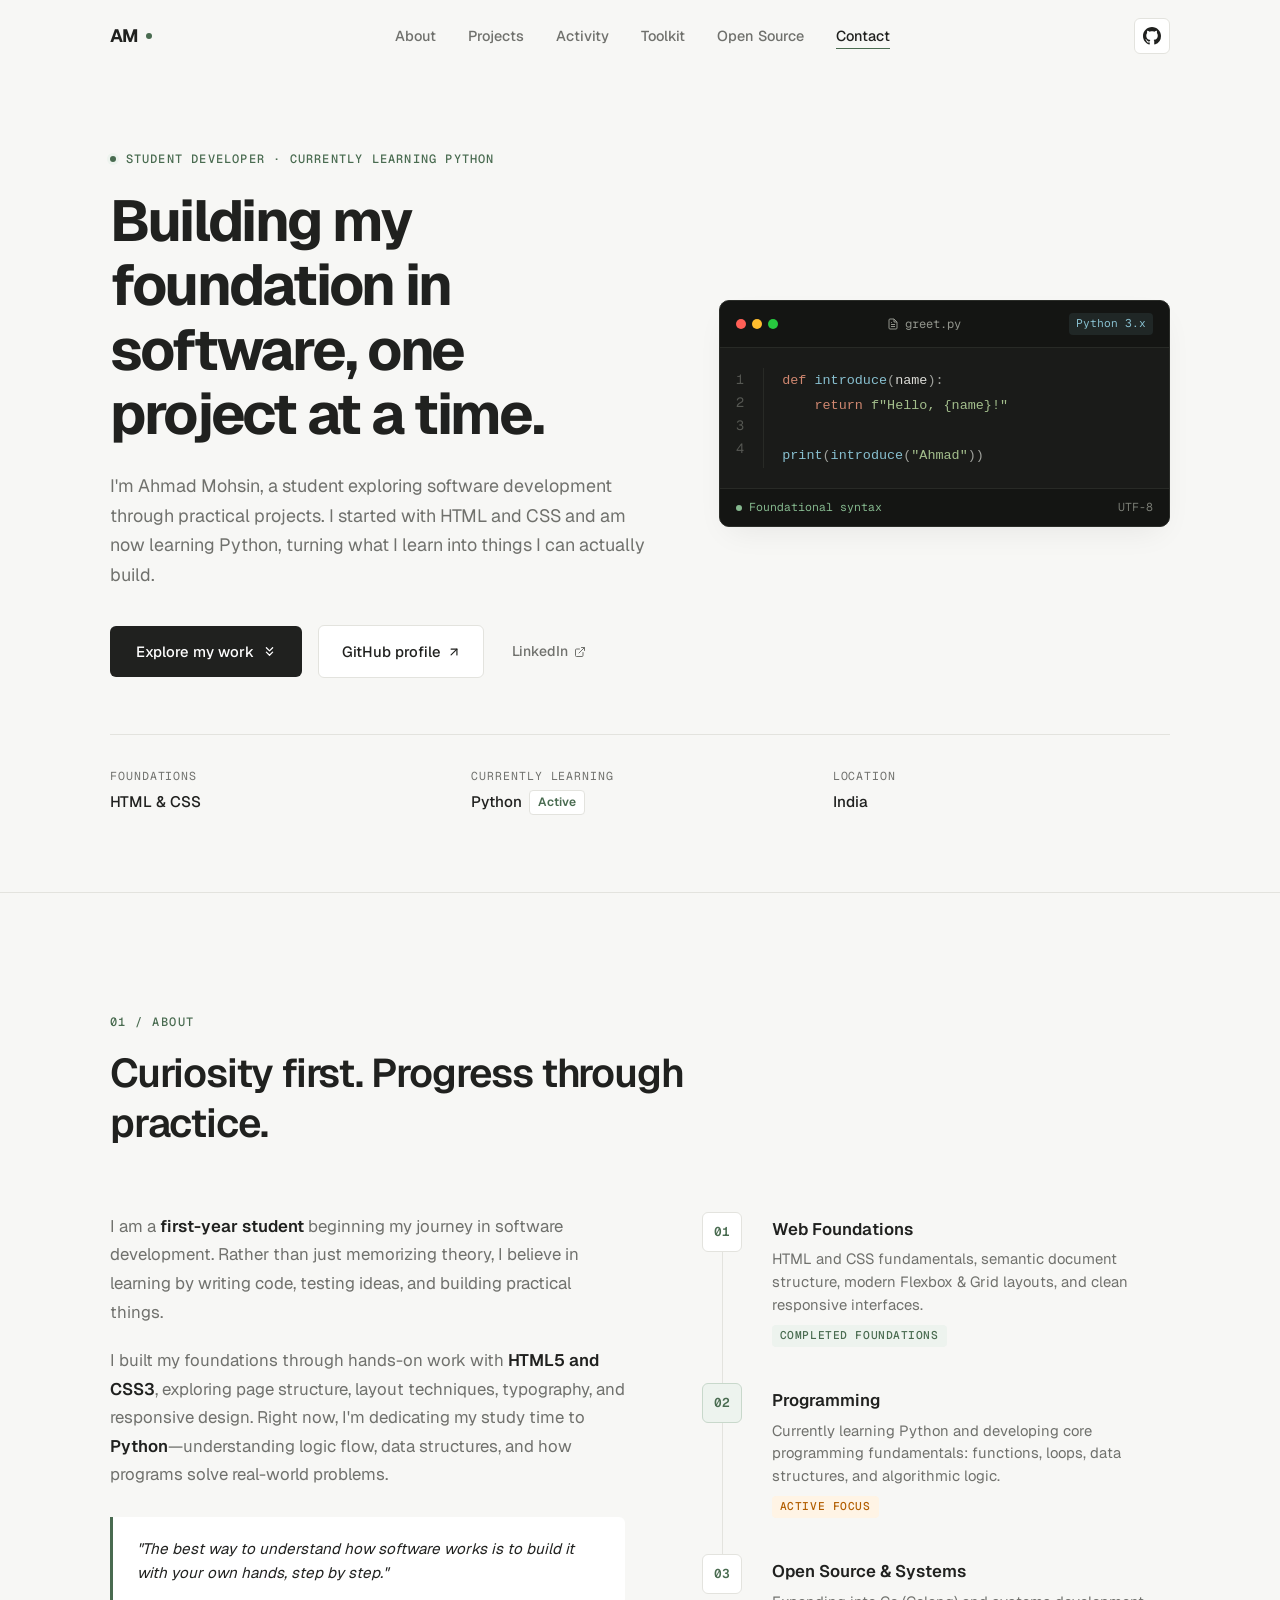
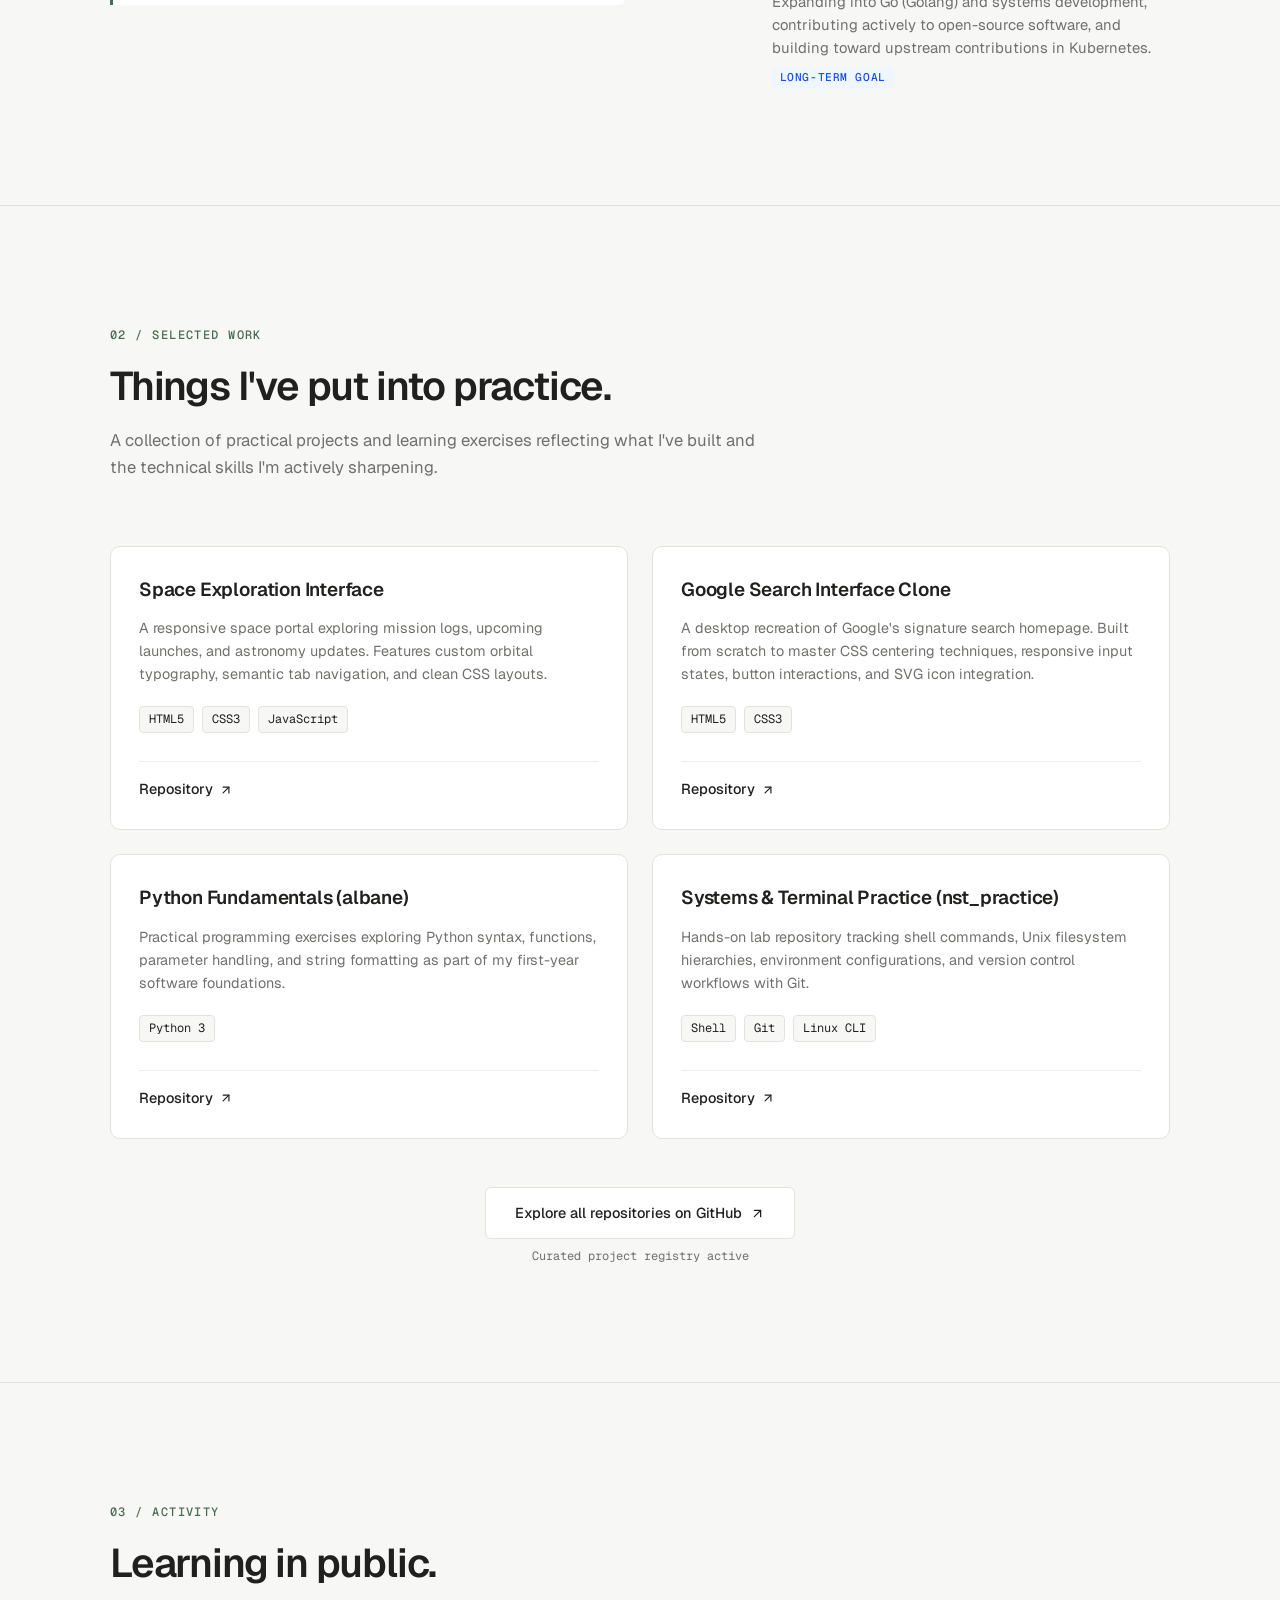
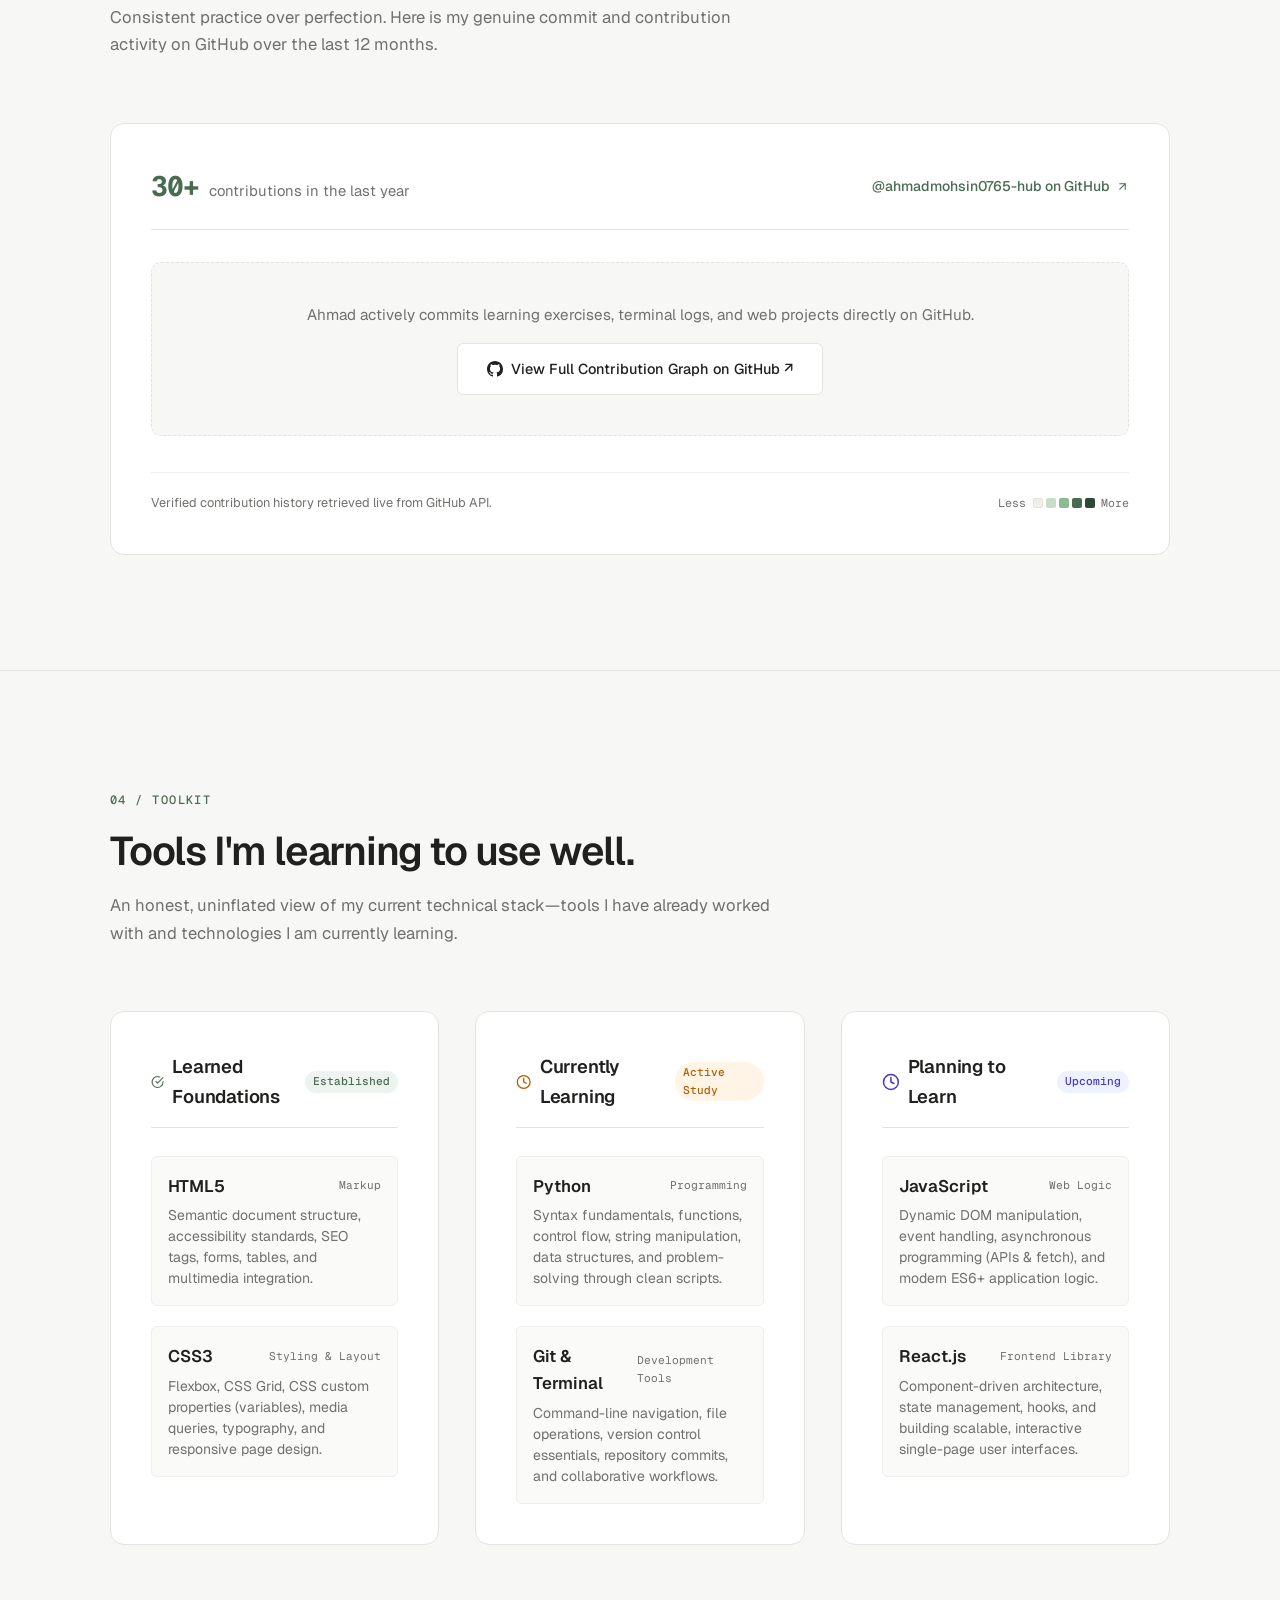
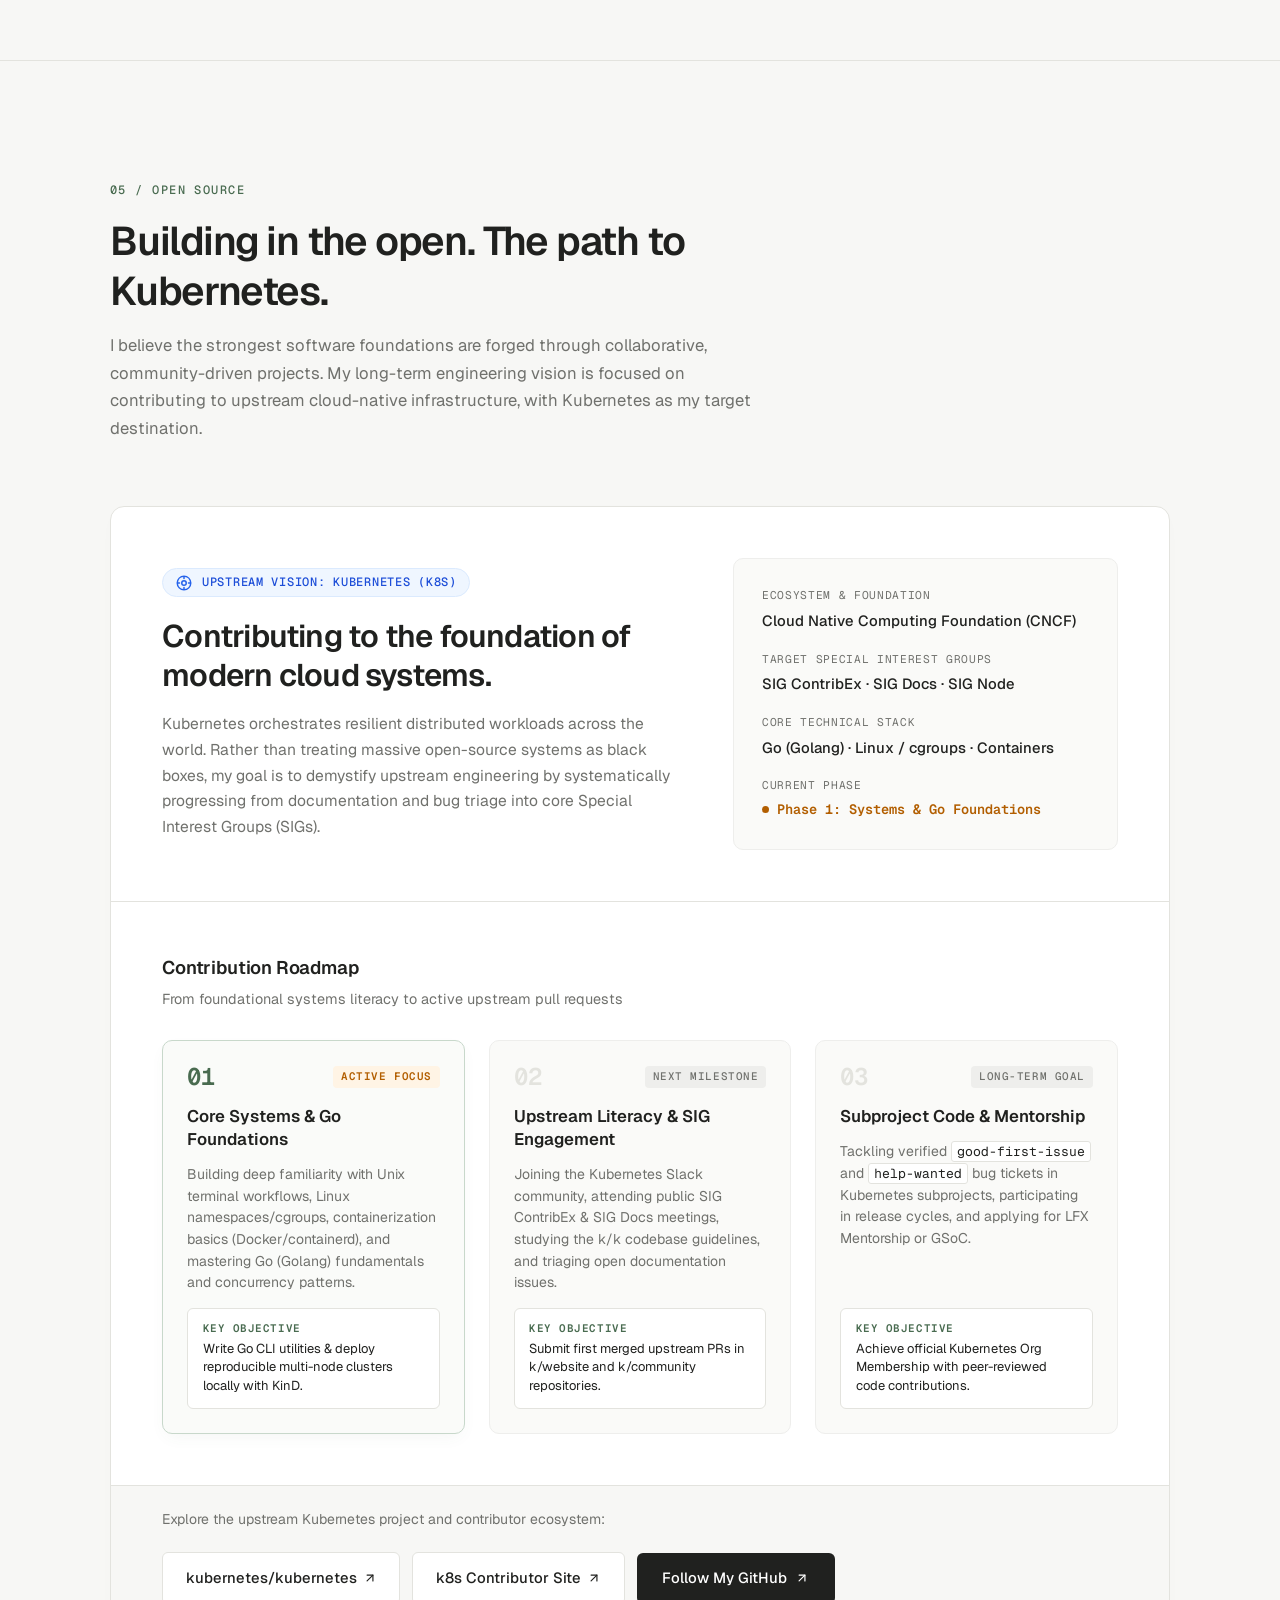
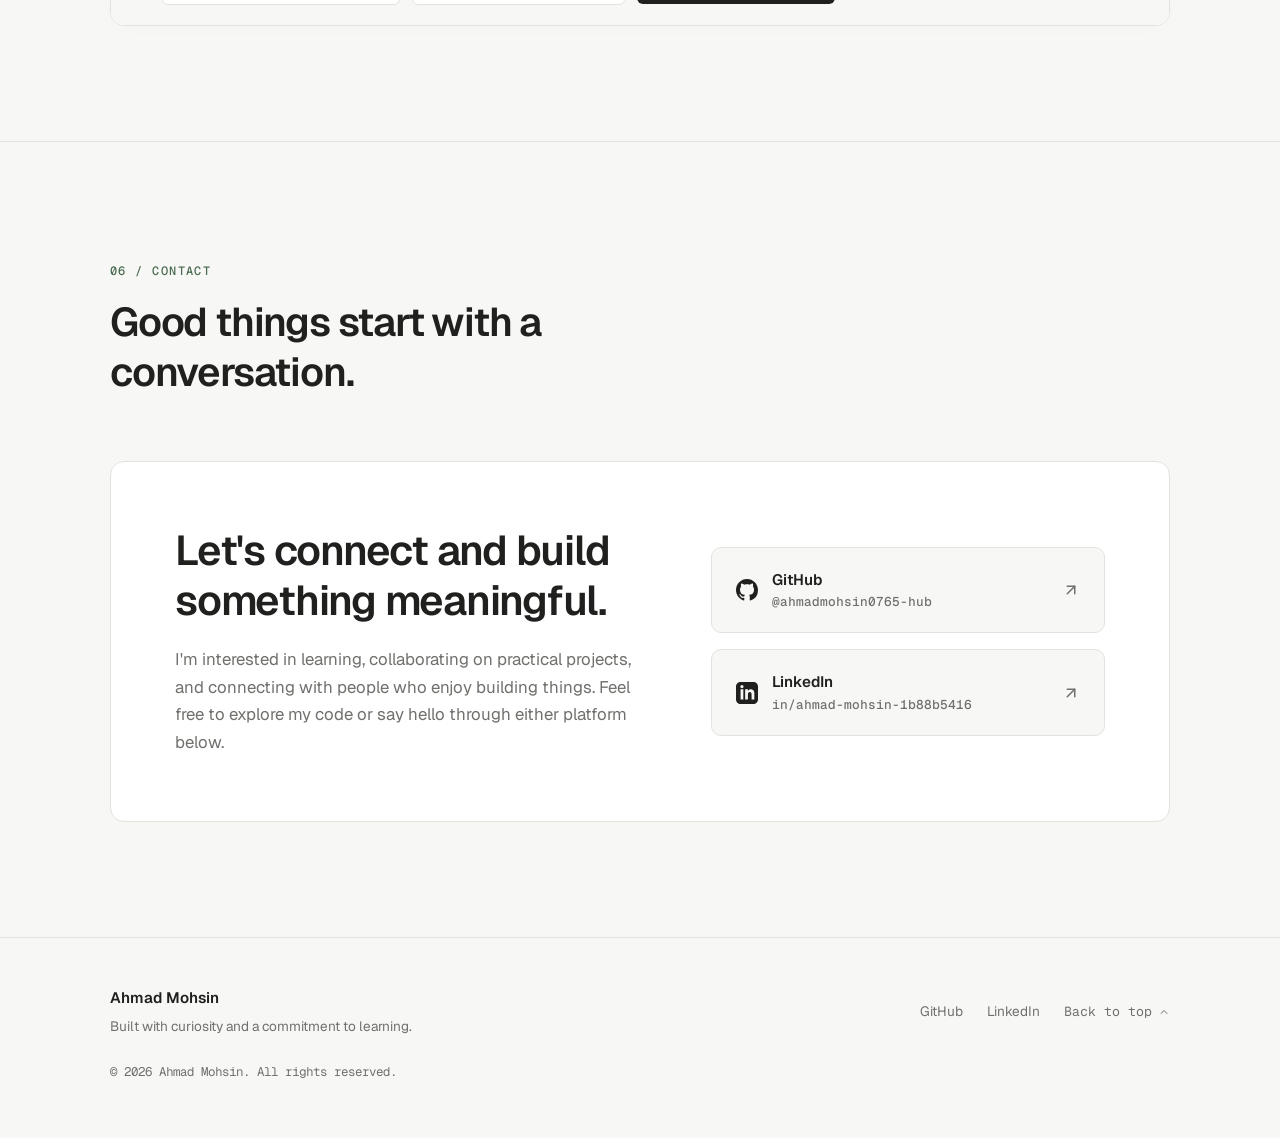
<file: index.html>
<!DOCTYPE html>
<html lang="en">
<head>
  <meta charset="UTF-8">
  <meta name="viewport" content="width=device-width, initial-scale=1.0">
  <title>Ahmad Mohsin — Student Developer</title>
  
  <!-- Meta & SEO -->
  <meta name="description" content="Personal portfolio of Ahmad Mohsin, a first-year student exploring software development through practical projects, HTML, CSS, and Python.">
  <meta name="author" content="Ahmad Mohsin">
  <meta name="robots" content="index, follow">
  
  <!-- Open Graph / Social Sharing -->
  <meta property="og:type" content="website">
  <meta property="og:title" content="Ahmad Mohsin — Student Developer">
  <meta property="og:description" content="Building my foundation in software, one project at a time. First-year student exploring HTML, CSS, and Python.">
  <meta property="og:url" content="https://github.com/ahmadmohsin0765-hub">
  
  <!-- Favicon -->
  <link rel="icon" type="image/svg+xml" href="assets/favicon.svg">
  
  <!-- Google Fonts: Geist, Geist Mono, Inter -->
  <link rel="preconnect" href="https://fonts.googleapis.com">
  <link rel="preconnect" href="https://fonts.gstatic.com" crossorigin>
  <link href="https://fonts.googleapis.com/css2?family=Geist+Mono:wght@400;500;600&family=Geist:wght@300;400;500;600;700&family=Inter:wght@400;500;600;700&display=swap" rel="stylesheet">
  
  <!-- Stylesheet -->
  <link rel="stylesheet" href="style.css">
  
  <!-- Application Script -->
  <script src="script.js" defer></script>
</head>
<body>
  <!-- Accessibility Skip Navigation -->
  <a href="#main-content" class="skip-link">Skip to main content</a>

  <!-- Navigation Bar -->
  <header class="site-nav" role="banner">
    <div class="container nav-container">
      <a href="#" class="brand-logo" aria-label="Ahmad Mohsin portfolio home">
        <span>AM</span>
        <span class="brand-dot" aria-hidden="true"></span>
      </a>

      <nav aria-label="Main Navigation">
        <ul class="nav-links" id="primary-navigation">
          <li><a href="#about" class="nav-link">About</a></li>
          <li><a href="#projects" class="nav-link">Projects</a></li>
          <li><a href="#activity" class="nav-link">Activity</a></li>
          <li><a href="#toolkit" class="nav-link">Toolkit</a></li>
          <li><a href="#open-source" class="nav-link">Open Source</a></li>
          <li><a href="#contact" class="nav-link">Contact</a></li>
        </ul>
      </nav>

      <div class="nav-actions">
        <a href="https://github.com/ahmadmohsin0765-hub" class="nav-icon-link" target="_blank" rel="noopener noreferrer" aria-label="Ahmad Mohsin on GitHub">
          <svg width="18" height="18" viewBox="0 0 24 24" fill="currentColor"><path d="M12 0C5.37 0 0 5.37 0 12c0 5.31 3.435 9.795 8.205 11.385.6.105.825-.255.825-.57 0-.285-.015-1.23-.015-2.235-3.015.555-3.795-.735-4.035-1.41-.135-.345-.72-1.41-1.23-1.695-.42-.225-1.02-.78-.015-.795.945-.015 1.62.87 1.845 1.23 1.08 1.815 2.805 1.305 3.495.99.105-.78.42-1.305.765-1.605-2.67-.3-5.46-1.335-5.46-5.925 0-1.305.465-2.385 1.23-3.225-.12-.3-.54-1.53.12-3.18 0 0 1.005-.315 3.3 1.23.96-.27 1.98-.405 3-.405s2.04.135 3 .405c2.295-1.56 3.3-1.23 3.3-1.23.66 1.65.24 2.88.12 3.18.765.84 1.23 1.905 1.23 3.225 0 4.605-2.805 5.625-5.475 5.925.435.375.81 1.095.81 2.22 0 1.605-.015 2.895-.015 3.3 0 .315.225.69.825.57A12.02 12.02 0 0024 12c0-6.63-5.37-12-12-12z"/></svg>
        </a>
        <button class="menu-toggle" type="button" aria-controls="primary-navigation" aria-expanded="false" aria-label="Toggle navigation menu">
          <span></span>
          <span></span>
          <span></span>
        </button>
      </div>
    </div>
  </header>

  <!-- Main Content Region -->
  <main id="main-content">
    <!-- Hero Section -->
    <section class="hero" aria-labelledby="hero-title">
      <div class="container">
        <div class="hero-grid">
          <!-- Left Column -->
          <div class="hero-content">
            <div class="hero-label">
              <span class="hero-label-dot"></span>
              <span>Student Developer · Currently Learning Python</span>
            </div>
            <h1 id="hero-title" class="hero-title">
              Building my foundation in software, one project at a time.
            </h1>
            <p class="hero-desc">
              I'm Ahmad Mohsin, a student exploring software development through practical projects. I started with HTML and CSS and am now learning Python, turning what I learn into things I can actually build.
            </p>
            <div class="hero-cta-group">
              <a href="#projects" class="btn-primary">
                <span>Explore my work</span>
                <svg width="15" height="15" viewBox="0 0 24 24" fill="none" stroke="currentColor" stroke-width="2" stroke-linecap="round" stroke-linejoin="round"><path d="M7 13l5 5 5-5M7 6l5 5 5-5"/></svg>
              </a>
              <a href="https://github.com/ahmadmohsin0765-hub" class="btn-secondary" target="_blank" rel="noopener noreferrer">
                <span>GitHub profile</span>
                <svg width="14" height="14" viewBox="0 0 24 24" fill="none" stroke="currentColor" stroke-width="2" stroke-linecap="round" stroke-linejoin="round"><line x1="7" y1="17" x2="17" y2="7"></line><polyline points="7 7 17 7 17 17"></polyline></svg>
              </a>
              <a href="https://www.linkedin.com/in/ahmad-mohsin-1b88b5416/" class="hero-social-link" target="_blank" rel="noopener noreferrer" aria-label="LinkedIn Profile">
                <span>LinkedIn</span>
                <svg width="12" height="12" viewBox="0 0 24 24" fill="none" stroke="currentColor" stroke-width="2" stroke-linecap="round" stroke-linejoin="round"><path d="M18 13v6a2 2 0 0 1-2 2H5a2 2 0 0 1-2-2V8a2 2 0 0 1 2-2h6"></path><polyline points="15 3 21 3 21 9"></polyline><line x1="10" y1="14" x2="21" y2="3"></line></svg>
              </a>
            </div>
          </div>

          <!-- Right Column: Code Editor Panel -->
          <div class="hero-code-panel" aria-label="Code preview snippet">
            <div class="code-panel-header">
              <div class="code-dots" aria-hidden="true">
                <span class="code-dot red"></span>
                <span class="code-dot yellow"></span>
                <span class="code-dot green"></span>
              </div>
              <div class="code-tab-title">
                <svg width="12" height="12" viewBox="0 0 24 24" fill="none" stroke="currentColor" stroke-width="2"><path d="M14 2H6a2 2 0 0 0-2 2v16a2 2 0 0 0 2 2h12a2 2 0 0 0 2-2V8z"></path><polyline points="14 2 14 8 20 8"></polyline><line x1="16" y1="13" x2="8" y2="13"></line><line x1="16" y1="17" x2="8" y2="17"></line><polyline points="10 9 9 9 8 9"></polyline></svg>
                <span>greet.py</span>
              </div>
              <span class="code-lang-badge">Python 3.x</span>
            </div>

            <div class="code-panel-body">
              <div class="code-line-numbers" aria-hidden="true">
                <span>1</span>
                <span>2</span>
                <span>3</span>
                <span>4</span>
              </div>
              <div class="code-text-content"><code><span class="kw">def</span> <span class="fn">introduce</span><span class="punct">(</span>name<span class="punct">):</span>
    <span class="kw">return</span> <span class="str">f"Hello, {name}!"</span>

<span class="fn">print</span><span class="punct">(</span><span class="fn">introduce</span><span class="punct">(</span><span class="str">"Ahmad"</span><span class="punct">))</span></code></div>
            </div>

            <div class="code-panel-footer">
              <span class="code-status-indicator">
                <span class="code-status-pulse"></span>
                <span>Foundational syntax</span>
              </span>
              <span>UTF-8</span>
            </div>
          </div>
        </div>

        <!-- Metadata Row Below Hero -->
        <div class="hero-metadata">
          <div class="metadata-item">
            <span class="metadata-label">Foundations</span>
            <span class="metadata-value">HTML &amp; CSS</span>
          </div>
          <div class="metadata-item">
            <span class="metadata-label">Currently Learning</span>
            <span class="metadata-value">
              <span>Python</span>
              <span class="metadata-tag">Active</span>
            </span>
          </div>
          <div class="metadata-item">
            <span class="metadata-label">Location</span>
            <span class="metadata-value">India</span>
          </div>
        </div>
      </div>
    </section>

    <!-- Section 01: About -->
    <section id="about" class="section" aria-labelledby="about-heading">
      <div class="container">
        <div class="section-header reveal">
          <span class="section-label">01 / ABOUT</span>
          <h2 id="about-heading" class="section-heading">Curiosity first. Progress through practice.</h2>
        </div>

        <div class="about-grid">
          <div class="about-narrative reveal">
            <p>
              I am a <strong>first-year student</strong> beginning my journey in software development. Rather than just memorizing theory, I believe in learning by writing code, testing ideas, and building practical things.
            </p>
            <p>
              I built my foundations through hands-on work with <strong>HTML5 and CSS3</strong>, exploring page structure, layout techniques, typography, and responsive design. Right now, I'm dedicating my study time to <strong>Python</strong>—understanding logic flow, data structures, and how programs solve real-world problems.
            </p>
            <div class="about-quote">
              "The best way to understand how software works is to build it with your own hands, step by step."
            </div>
          </div>

          <!-- Learning Timeline -->
          <div class="timeline reveal" role="list" aria-label="Learning Journey Timeline">
            <div class="timeline-step" role="listitem">
              <div class="timeline-marker" aria-hidden="true">01</div>
              <div class="timeline-content">
                <h3 class="timeline-title">Web Foundations</h3>
                <p class="timeline-desc">HTML and CSS fundamentals, semantic document structure, modern Flexbox &amp; Grid layouts, and clean responsive interfaces.</p>
                <span class="timeline-badge">Completed Foundations</span>
              </div>
            </div>

            <div class="timeline-step active" role="listitem">
              <div class="timeline-marker" aria-hidden="true">02</div>
              <div class="timeline-content">
                <h3 class="timeline-title">Programming</h3>
                <p class="timeline-desc">Currently learning Python and developing core programming fundamentals: functions, loops, data structures, and algorithmic logic.</p>
                <span class="timeline-badge" style="background: #FFF4E5; color: #B25E00;">Active Focus</span>
              </div>
            </div>

            <div class="timeline-step" role="listitem">
              <div class="timeline-marker" aria-hidden="true">03</div>
              <div class="timeline-content">
                <h3 class="timeline-title">Open Source &amp; Systems</h3>
                <p class="timeline-desc">Expanding into Go (Golang) and systems development, contributing actively to open-source software, and building toward upstream contributions in Kubernetes.</p>
                <span class="timeline-badge" style="background: #EFF6FF; color: #1D4ED8;">Long-Term Goal</span>
              </div>
            </div>
          </div>
        </div>
      </div>
    </section>

    <!-- Section 02: Projects (Selected Work) -->
    <section id="projects" class="section" aria-labelledby="projects-heading">
      <div class="container">
        <div class="section-header reveal">
          <span class="section-label">02 / SELECTED WORK</span>
          <h2 id="projects-heading" class="section-heading">Things I've put into practice.</h2>
          <p class="section-intro">
            A collection of practical projects and learning exercises reflecting what I've built and the technical skills I'm actively sharpening.
          </p>
        </div>

        <div class="projects-wrapper">
          <!-- Projects Grid -->
          <div class="projects-grid" id="projects-grid-container"></div>

          <!-- Explore GitHub Link -->
          <div class="projects-footer reveal">
            <a href="https://github.com/ahmadmohsin0765-hub" class="btn-outline" target="_blank" rel="noopener noreferrer">
              <span>Explore all repositories on GitHub</span>
              <svg width="15" height="15" viewBox="0 0 24 24" fill="none" stroke="currentColor" stroke-width="2" stroke-linecap="round" stroke-linejoin="round"><line x1="7" y1="17" x2="17" y2="7"></line><polyline points="7 7 17 7 17 17"></polyline></svg>
            </a>
            <div class="repo-fetch-status" id="repo-sync-status" aria-live="polite">
              Synchronizing with public repositories...
            </div>
          </div>
        </div>
      </div>
    </section>

    <!-- Section 03: Activity (GitHub Contributions) -->
    <section id="activity" class="section" aria-labelledby="activity-heading">
      <div class="container">
        <div class="section-header reveal">
          <span class="section-label">03 / ACTIVITY</span>
          <h2 id="activity-heading" class="section-heading">Learning in public.</h2>
          <p class="section-intro">
            Consistent practice over perfection. Here is my genuine commit and contribution activity on GitHub over the last 12 months.
          </p>
        </div>

        <div class="activity-card reveal">
          <div class="activity-header">
            <div class="activity-stats">
              <span class="activity-count" id="annual-contributions-count">--</span>
              <span class="activity-count-label">contributions in the last year</span>
            </div>
            <a href="https://github.com/ahmadmohsin0765-hub" class="activity-profile-link" target="_blank" rel="noopener noreferrer">
              <span>@ahmadmohsin0765-hub on GitHub</span>
              <svg width="13" height="13" viewBox="0 0 24 24" fill="none" stroke="currentColor" stroke-width="2" stroke-linecap="round" stroke-linejoin="round"><line x1="7" y1="17" x2="17" y2="7"></line><polyline points="7 7 17 7 17 17"></polyline></svg>
            </a>
          </div>

          <div class="calendar-scroll-hint">← Scroll horizontally to inspect 52 weeks →</div>

          <!-- Calendar Graph Canvas Container -->
          <div class="calendar-wrapper" id="calendar-graph-container" tabindex="0" role="region" aria-label="Interactive GitHub contribution heat map">
            <div style="padding: 2rem; text-align: center; color: var(--text-secondary); font-family: var(--font-mono); font-size: 0.85rem;">
              Loading GitHub activity...
            </div>
          </div>

          <!-- Tooltip element -->
          <div class="calendar-tooltip" id="calendar-tooltip" role="tooltip" aria-hidden="true"></div>

          <!-- Calendar Footer Legend -->
          <div class="calendar-footer">
            <span>Verified contribution history retrieved live from GitHub API.</span>
            <div class="calendar-legend" aria-hidden="true">
              <span>Less</span>
              <div class="legend-squares">
                <span class="legend-square lvl-0"></span>
                <span class="legend-square lvl-1"></span>
                <span class="legend-square lvl-2"></span>
                <span class="legend-square lvl-3"></span>
                <span class="legend-square lvl-4"></span>
              </div>
              <span>More</span>
            </div>
          </div>
        </div>
      </div>
    </section>

    <!-- Section 04: Toolkit / Skills -->
    <section id="toolkit" class="section" aria-labelledby="toolkit-heading">
      <div class="container">
        <div class="section-header reveal">
          <span class="section-label">04 / TOOLKIT</span>
          <h2 id="toolkit-heading" class="section-heading">Tools I'm learning to use well.</h2>
          <p class="section-intro">
            An honest, uninflated view of my current technical stack—tools I have already worked with and technologies I am currently learning.
          </p>
        </div>

        <div class="skills-grid">
          <!-- Category 1: Learned -->
          <div class="skill-category reveal">
            <div class="skill-category-header">
              <h3 class="skill-category-title">
                <svg width="18" height="18" viewBox="0 0 24 24" fill="none" stroke="var(--accent)" stroke-width="2" stroke-linecap="round" stroke-linejoin="round"><path d="M22 11.08V12a10 10 0 1 1-5.93-9.14"></path><polyline points="22 4 12 14.01 9 11.01"></polyline></svg>
                <span>Learned Foundations</span>
              </h3>
              <span class="skill-badge learned">Established</span>
            </div>

            <ul class="skill-list">
              <li class="skill-item">
                <div class="skill-item-header">
                  <span class="skill-name">HTML5</span>
                  <span class="skill-status-pill">Markup</span>
                </div>
                <p class="skill-desc">Semantic document structure, accessibility standards, SEO tags, forms, tables, and multimedia integration.</p>
              </li>

              <li class="skill-item">
                <div class="skill-item-header">
                  <span class="skill-name">CSS3</span>
                  <span class="skill-status-pill">Styling &amp; Layout</span>
                </div>
                <p class="skill-desc">Flexbox, CSS Grid, CSS custom properties (variables), media queries, typography, and responsive page design.</p>
              </li>
            </ul>
          </div>

          <!-- Category 2: Currently Learning -->
          <div class="skill-category reveal">
            <div class="skill-category-header">
              <h3 class="skill-category-title">
                <svg width="18" height="18" viewBox="0 0 24 24" fill="none" stroke="#B25E00" stroke-width="2" stroke-linecap="round" stroke-linejoin="round"><circle cx="12" cy="12" r="10"></circle><polyline points="12 6 12 12 16 14"></polyline></svg>
                <span>Currently Learning</span>
              </h3>
              <span class="skill-badge learning">Active Study</span>
            </div>

            <ul class="skill-list">
              <li class="skill-item">
                <div class="skill-item-header">
                  <span class="skill-name">Python</span>
                  <span class="skill-status-pill">Programming</span>
                </div>
                <p class="skill-desc">Syntax fundamentals, functions, control flow, string manipulation, data structures, and problem-solving through clean scripts.</p>
              </li>

              <li class="skill-item">
                <div class="skill-item-header">
                  <span class="skill-name">Git &amp; Terminal</span>
                  <span class="skill-status-pill">Development Tools</span>
                </div>
                <p class="skill-desc">Command-line navigation, file operations, version control essentials, repository commits, and collaborative workflows.</p>
              </li>
            </ul>
          </div>

          <!-- Category 3: Planning to Learn -->
          <div class="skill-category reveal">
            <div class="skill-category-header">
              <h3 class="skill-category-title">
                <svg width="18" height="18" viewBox="0 0 24 24" fill="none" stroke="#4338CA" stroke-width="2" stroke-linecap="round" stroke-linejoin="round"><circle cx="12" cy="12" r="10"></circle><polyline points="12 6 12 12 16 14"></polyline></svg>
                <span>Planning to Learn</span>
              </h3>
              <span class="skill-badge planned">Upcoming</span>
            </div>

            <ul class="skill-list">
              <li class="skill-item">
                <div class="skill-item-header">
                  <span class="skill-name">JavaScript</span>
                  <span class="skill-status-pill">Web Logic</span>
                </div>
                <p class="skill-desc">Dynamic DOM manipulation, event handling, asynchronous programming (APIs &amp; fetch), and modern ES6+ application logic.</p>
              </li>

              <li class="skill-item">
                <div class="skill-item-header">
                  <span class="skill-name">React.js</span>
                  <span class="skill-status-pill">Frontend Library</span>
                </div>
                <p class="skill-desc">Component-driven architecture, state management, hooks, and building scalable, interactive single-page user interfaces.</p>
              </li>
            </ul>
          </div>
        </div>
      </div>
    </section>

    <!-- Section 05: Open Source & Kubernetes Roadmap -->
    <section id="open-source" class="section" aria-labelledby="oss-heading">
      <div class="container">
        <div class="section-header reveal">
          <span class="section-label">05 / OPEN SOURCE</span>
          <h2 id="oss-heading" class="section-heading">Building in the open. The path to Kubernetes.</h2>
          <p class="section-intro">
            I believe the strongest software foundations are forged through collaborative, community-driven projects. My long-term engineering vision is focused on contributing to upstream cloud-native infrastructure, with Kubernetes as my target destination.
          </p>
        </div>

        <!-- Open Source Main Card -->
        <div class="oss-card reveal">
          <div class="oss-banner">
            <div class="oss-target-info">
              <div class="oss-target-badge">
                <span class="oss-k8s-wheel" aria-hidden="true">
                  <svg width="18" height="18" viewBox="0 0 24 24" fill="currentColor">
                    <path d="M12 2a10 10 0 1 0 10 10A10 10 0 0 0 12 2zm1 17.93V18a1 1 0 0 0-2 0v1.93A8 8 0 0 1 4.07 13H6a1 1 0 0 0 0-2H4.07A8 8 0 0 1 11 4.07V6a1 1 0 0 0 2 0V4.07A8 8 0 0 1 19.93 11H18a1 1 0 0 0 0 2h1.93A8 8 0 0 1 13 19.93zM12 8a4 4 0 1 0 4 4 4 4 0 0 0-4-4zm0 6a2 2 0 1 1 2-2 2 2 0 0 1-2 2z"/>
                  </svg>
                </span>
                <span>Upstream Vision: Kubernetes (k8s)</span>
              </div>
              <h3 class="oss-card-title">Contributing to the foundation of modern cloud systems.</h3>
              <p class="oss-card-desc">
                Kubernetes orchestrates resilient distributed workloads across the world. Rather than treating massive open-source systems as black boxes, my goal is to demystify upstream engineering by systematically progressing from documentation and bug triage into core Special Interest Groups (SIGs).
              </p>
            </div>

            <div class="oss-meta-panel">
              <div class="oss-meta-item">
                <span class="oss-meta-label">Ecosystem &amp; Foundation</span>
                <span class="oss-meta-val">Cloud Native Computing Foundation (CNCF)</span>
              </div>
              <div class="oss-meta-item">
                <span class="oss-meta-label">Target Special Interest Groups</span>
                <span class="oss-meta-val">SIG ContribEx · SIG Docs · SIG Node</span>
              </div>
              <div class="oss-meta-item">
                <span class="oss-meta-label">Core Technical Stack</span>
                <span class="oss-meta-val">Go (Golang) · Linux / cgroups · Containers</span>
              </div>
              <div class="oss-meta-item">
                <span class="oss-meta-label">Current Phase</span>
                <span class="oss-meta-val oss-phase-tag">
                  <span class="status-pulse-dot"></span>
                  Phase 1: Systems &amp; Go Foundations
                </span>
              </div>
            </div>
          </div>

          <!-- 3-Phase Action Roadmap -->
          <div class="oss-roadmap">
            <div class="oss-roadmap-header">
              <h4 class="oss-roadmap-title">Contribution Roadmap</h4>
              <span class="oss-roadmap-subtitle">From foundational systems literacy to active upstream pull requests</span>
            </div>

            <div class="oss-steps-grid">
              <!-- Phase 1 -->
              <div class="oss-step-card active">
                <div class="oss-step-top">
                  <span class="oss-step-num">01</span>
                  <span class="oss-step-badge active">Active Focus</span>
                </div>
                <div class="oss-step-header">
                  <h5 class="oss-step-heading">Core Systems &amp; Go Foundations</h5>
                </div>
                <p class="oss-step-desc">
                  Building deep familiarity with Unix terminal workflows, Linux namespaces/cgroups, containerization basics (Docker/containerd), and mastering Go (Golang) fundamentals and concurrency patterns.
                </p>
                <div class="oss-step-milestone">
                  <span class="milestone-label">Key Objective</span>
                  <span class="milestone-text">Write Go CLI utilities &amp; deploy reproducible multi-node clusters locally with KinD.</span>
                </div>
              </div>

              <!-- Phase 2 -->
              <div class="oss-step-card">
                <div class="oss-step-top">
                  <span class="oss-step-num">02</span>
                  <span class="oss-step-badge">Next Milestone</span>
                </div>
                <div class="oss-step-header">
                  <h5 class="oss-step-heading">Upstream Literacy &amp; SIG Engagement</h5>
                </div>
                <p class="oss-step-desc">
                  Joining the Kubernetes Slack community, attending public SIG ContribEx &amp; SIG Docs meetings, studying the k/k codebase guidelines, and triaging open documentation issues.
                </p>
                <div class="oss-step-milestone">
                  <span class="milestone-label">Key Objective</span>
                  <span class="milestone-text">Submit first merged upstream PRs in k/website and k/community repositories.</span>
                </div>
              </div>

              <!-- Phase 3 -->
              <div class="oss-step-card">
                <div class="oss-step-top">
                  <span class="oss-step-num">03</span>
                  <span class="oss-step-badge">Long-Term Goal</span>
                </div>
                <div class="oss-step-header">
                  <h5 class="oss-step-heading">Subproject Code &amp; Mentorship</h5>
                </div>
                <p class="oss-step-desc">
                  Tackling verified <code>good-first-issue</code> and <code>help-wanted</code> bug tickets in Kubernetes subprojects, participating in release cycles, and applying for LFX Mentorship or GSoC.
                </p>
                <div class="oss-step-milestone">
                  <span class="milestone-label">Key Objective</span>
                  <span class="milestone-text">Achieve official Kubernetes Org Membership with peer-reviewed code contributions.</span>
                </div>
              </div>
            </div>
          </div>

          <!-- Bottom Links -->
          <div class="oss-footer">
            <div class="oss-footer-left">
              <span class="oss-footer-hint">Explore the upstream Kubernetes project and contributor ecosystem:</span>
            </div>
            <div class="oss-footer-actions">
              <a href="https://github.com/kubernetes/kubernetes" class="btn-secondary" target="_blank" rel="noopener noreferrer">
                <span>kubernetes/kubernetes</span>
                <svg width="14" height="14" viewBox="0 0 24 24" fill="none" stroke="currentColor" stroke-width="2" stroke-linecap="round" stroke-linejoin="round"><line x1="7" y1="17" x2="17" y2="7"></line><polyline points="7 7 17 7 17 17"></polyline></svg>
              </a>
              <a href="https://k8s.dev" class="btn-secondary" target="_blank" rel="noopener noreferrer">
                <span>k8s Contributor Site</span>
                <svg width="14" height="14" viewBox="0 0 24 24" fill="none" stroke="currentColor" stroke-width="2" stroke-linecap="round" stroke-linejoin="round"><line x1="7" y1="17" x2="17" y2="7"></line><polyline points="7 7 17 7 17 17"></polyline></svg>
              </a>
              <a href="https://github.com/ahmadmohsin0765-hub" class="btn-primary" target="_blank" rel="noopener noreferrer">
                <span>Follow My GitHub</span>
                <svg width="14" height="14" viewBox="0 0 24 24" fill="none" stroke="currentColor" stroke-width="2" stroke-linecap="round" stroke-linejoin="round"><line x1="7" y1="17" x2="17" y2="7"></line><polyline points="7 7 17 7 17 17"></polyline></svg>
              </a>
            </div>
          </div>
        </div>
      </div>
    </section>

    <!-- Section 06: Contact -->
    <section id="contact" class="section" aria-labelledby="contact-heading">
      <div class="container">
        <div class="section-header reveal">
          <span class="section-label">06 / CONTACT</span>
          <h2 id="contact-heading" class="section-heading">Good things start with a conversation.</h2>
        </div>

        <div class="contact-card reveal">
          <div class="contact-info">
            <h3 class="contact-title">Let's connect and build something meaningful.</h3>
            <p class="contact-desc">
              I'm interested in learning, collaborating on practical projects, and connecting with people who enjoy building things. Feel free to explore my code or say hello through either platform below.
            </p>
          </div>

          <div class="contact-links-list">
            <!-- GitHub Link -->
            <a href="https://github.com/ahmadmohsin0765-hub" class="contact-link-item" target="_blank" rel="noopener noreferrer">
              <div class="contact-link-left">
                <svg width="22" height="22" viewBox="0 0 24 24" fill="currentColor"><path d="M12 0C5.37 0 0 5.37 0 12c0 5.31 3.435 9.795 8.205 11.385.6.105.825-.255.825-.57 0-.285-.015-1.23-.015-2.235-3.015.555-3.795-.735-4.035-1.41-.135-.345-.72-1.41-1.23-1.695-.42-.225-1.02-.78-.015-.795.945-.015 1.62.87 1.845 1.23 1.08 1.815 2.805 1.305 3.495.99.105-.78.42-1.305.765-1.605-2.67-.3-5.46-1.335-5.46-5.925 0-1.305.465-2.385 1.23-3.225-.12-.3-.54-1.53.12-3.18 0 0 1.005-.315 3.3 1.23.96-.27 1.98-.405 3-.405s2.04.135 3 .405c2.295-1.56 3.3-1.23 3.3-1.23.66 1.65.24 2.88.12 3.18.765.84 1.23 1.905 1.23 3.225 0 4.605-2.805 5.625-5.475 5.925.435.375.81 1.095.81 2.22 0 1.605-.015 2.895-.015 3.3 0 .315.225.69.825.57A12.02 12.02 0 0024 12c0-6.63-5.37-12-12-12z"/></svg>
                <div>
                  <div class="contact-link-label">GitHub</div>
                  <div class="contact-link-handle">@ahmadmohsin0765-hub</div>
                </div>
              </div>
              <svg class="contact-arrow" width="18" height="18" viewBox="0 0 24 24" fill="none" stroke="currentColor" stroke-width="2" stroke-linecap="round" stroke-linejoin="round"><line x1="7" y1="17" x2="17" y2="7"></line><polyline points="7 7 17 7 17 17"></polyline></svg>
            </a>

            <!-- LinkedIn Link -->
            <a href="https://www.linkedin.com/in/ahmad-mohsin-1b88b5416/" class="contact-link-item" target="_blank" rel="noopener noreferrer">
              <div class="contact-link-left">
                <svg width="22" height="22" viewBox="0 0 24 24" fill="currentColor"><path d="M19 0h-14c-2.761 0-5 2.239-5 5v14c0 2.761 2.239 5 5 5h14c2.762 0 5-2.239 5-5v-14c0-2.761-2.238-5-5-5zm-11 19h-3v-11h3v11zm-1.5-12.268c-.966 0-1.75-.79-1.75-1.764s.784-1.764 1.75-1.764 1.75.79 1.75 1.764-.783 1.764-1.75 1.764zm13.5 12.268h-3v-5.604c0-3.368-4-3.113-4 0v5.604h-3v-11h3v1.765c1.396-2.586 7-2.777 7 2.476v6.759z"/></svg>
                <div>
                  <div class="contact-link-label">LinkedIn</div>
                  <div class="contact-link-handle">in/ahmad-mohsin-1b88b5416</div>
                </div>
              </div>
              <svg class="contact-arrow" width="18" height="18" viewBox="0 0 24 24" fill="none" stroke="currentColor" stroke-width="2" stroke-linecap="round" stroke-linejoin="round"><line x1="7" y1="17" x2="17" y2="7"></line><polyline points="7 7 17 7 17 17"></polyline></svg>
            </a>
          </div>
        </div>
      </div>
    </section>
  </main>

  <!-- Minimalist Footer -->
  <footer class="site-footer" role="contentinfo">
    <div class="container footer-container">
      <div class="footer-left">
        <span class="footer-name">Ahmad Mohsin</span>
        <span class="footer-tagline">Built with curiosity and a commitment to learning.</span>
      </div>

      <div class="footer-right">
        <a href="https://github.com/ahmadmohsin0765-hub" class="footer-link" target="_blank" rel="noopener noreferrer">GitHub</a>
        <a href="https://www.linkedin.com/in/ahmad-mohsin-1b88b5416/" class="footer-link" target="_blank" rel="noopener noreferrer">LinkedIn</a>
        <a href="#" class="footer-back-to-top" aria-label="Return to top of page">
          <span>Back to top</span>
          <svg width="12" height="12" viewBox="0 0 24 24" fill="none" stroke="currentColor" stroke-width="2" stroke-linecap="round" stroke-linejoin="round"><polyline points="18 15 12 9 6 15"></polyline></svg>
        </a>
      </div>
    </div>
    <div class="container" style="margin-top: 1.5rem; font-size: 0.78rem; color: #70716D; font-family: var(--font-mono);">
      © <span id="current-year">2026</span> Ahmad Mohsin. All rights reserved.
    </div>
  </footer>
</body>
</html>
</file>
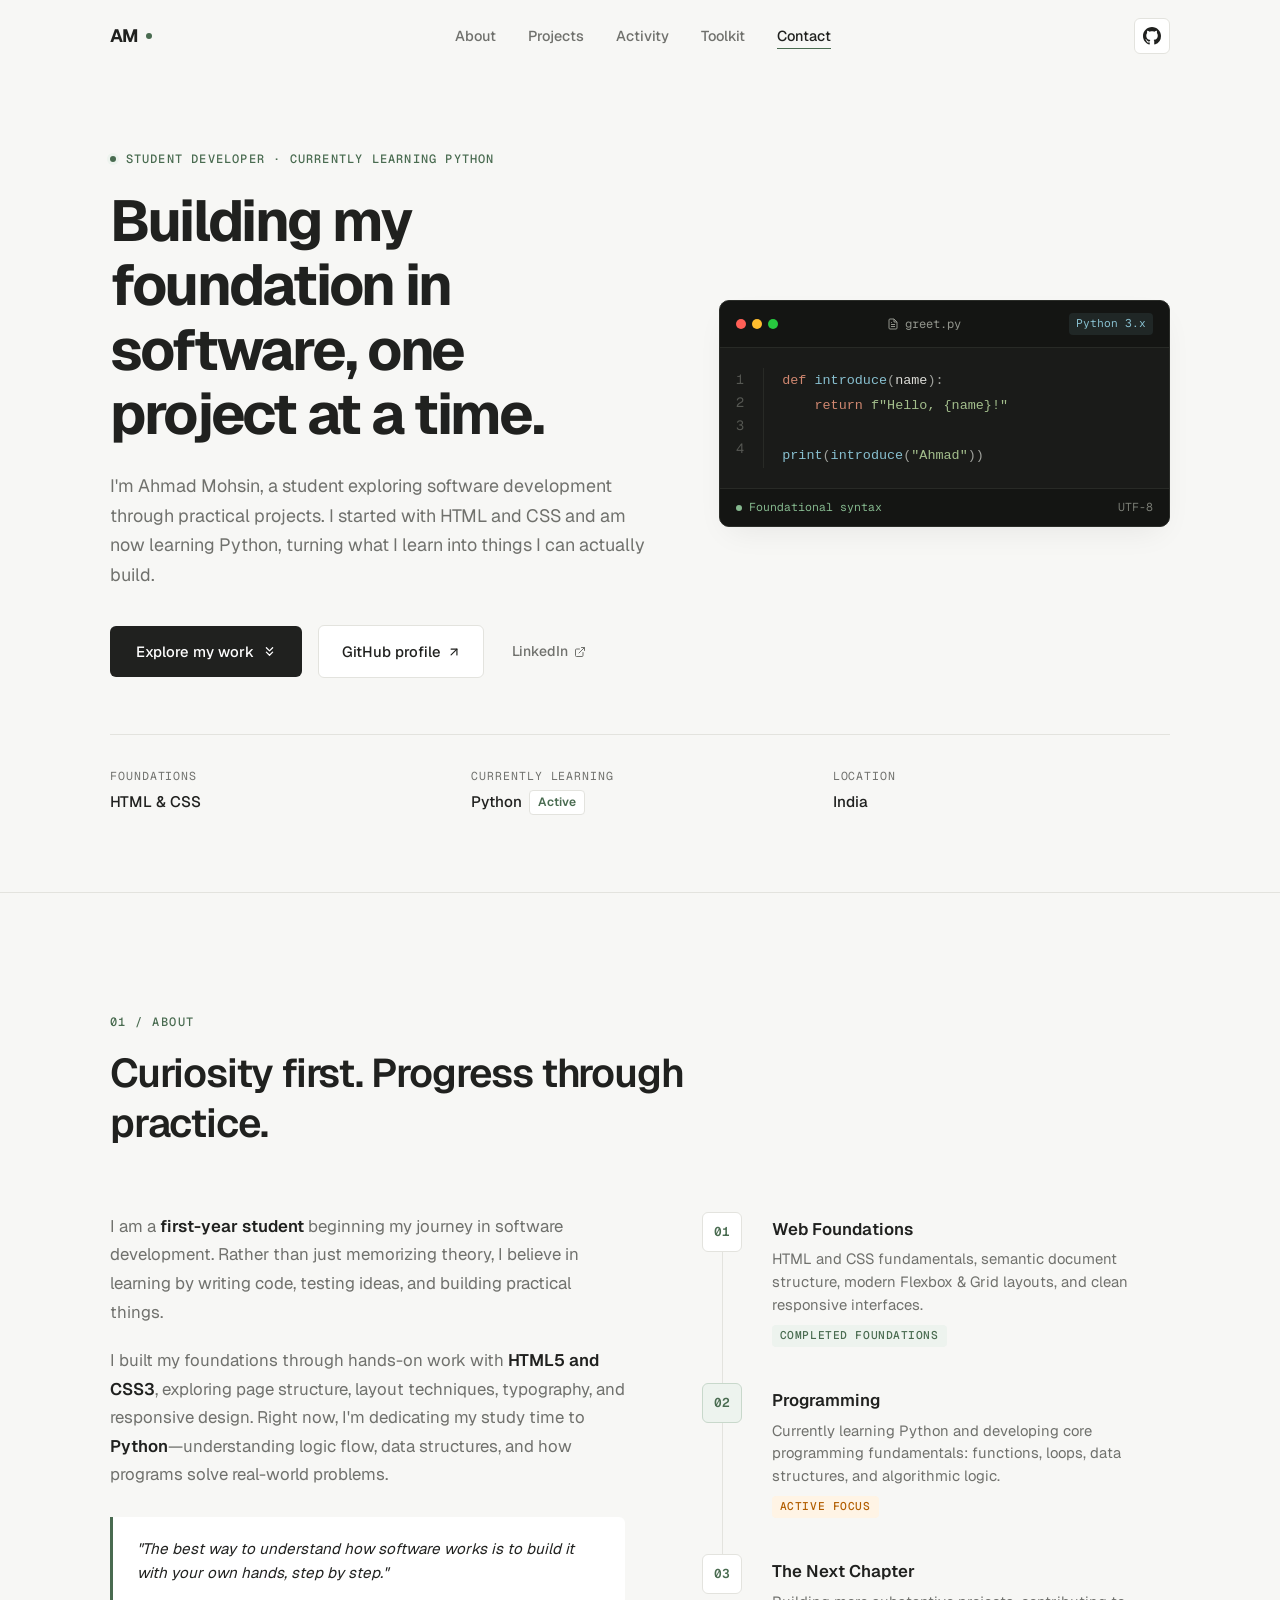
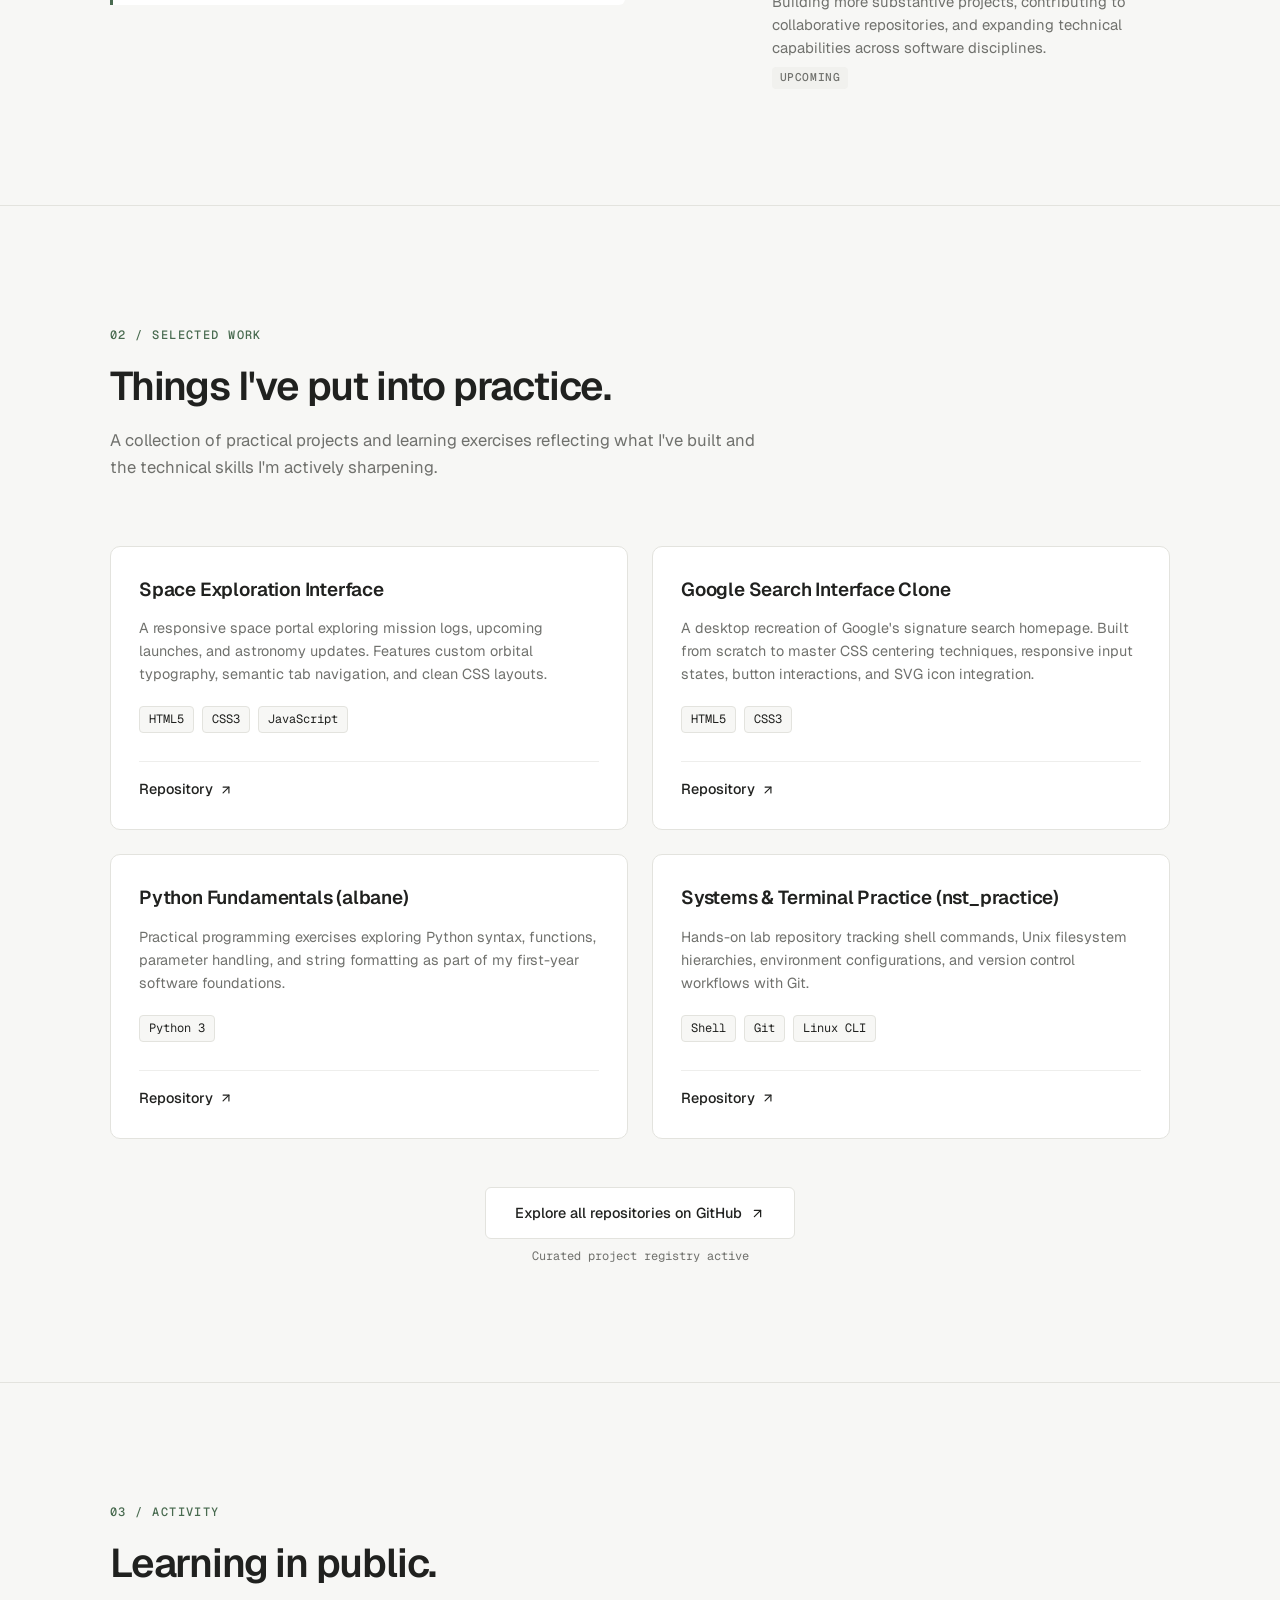
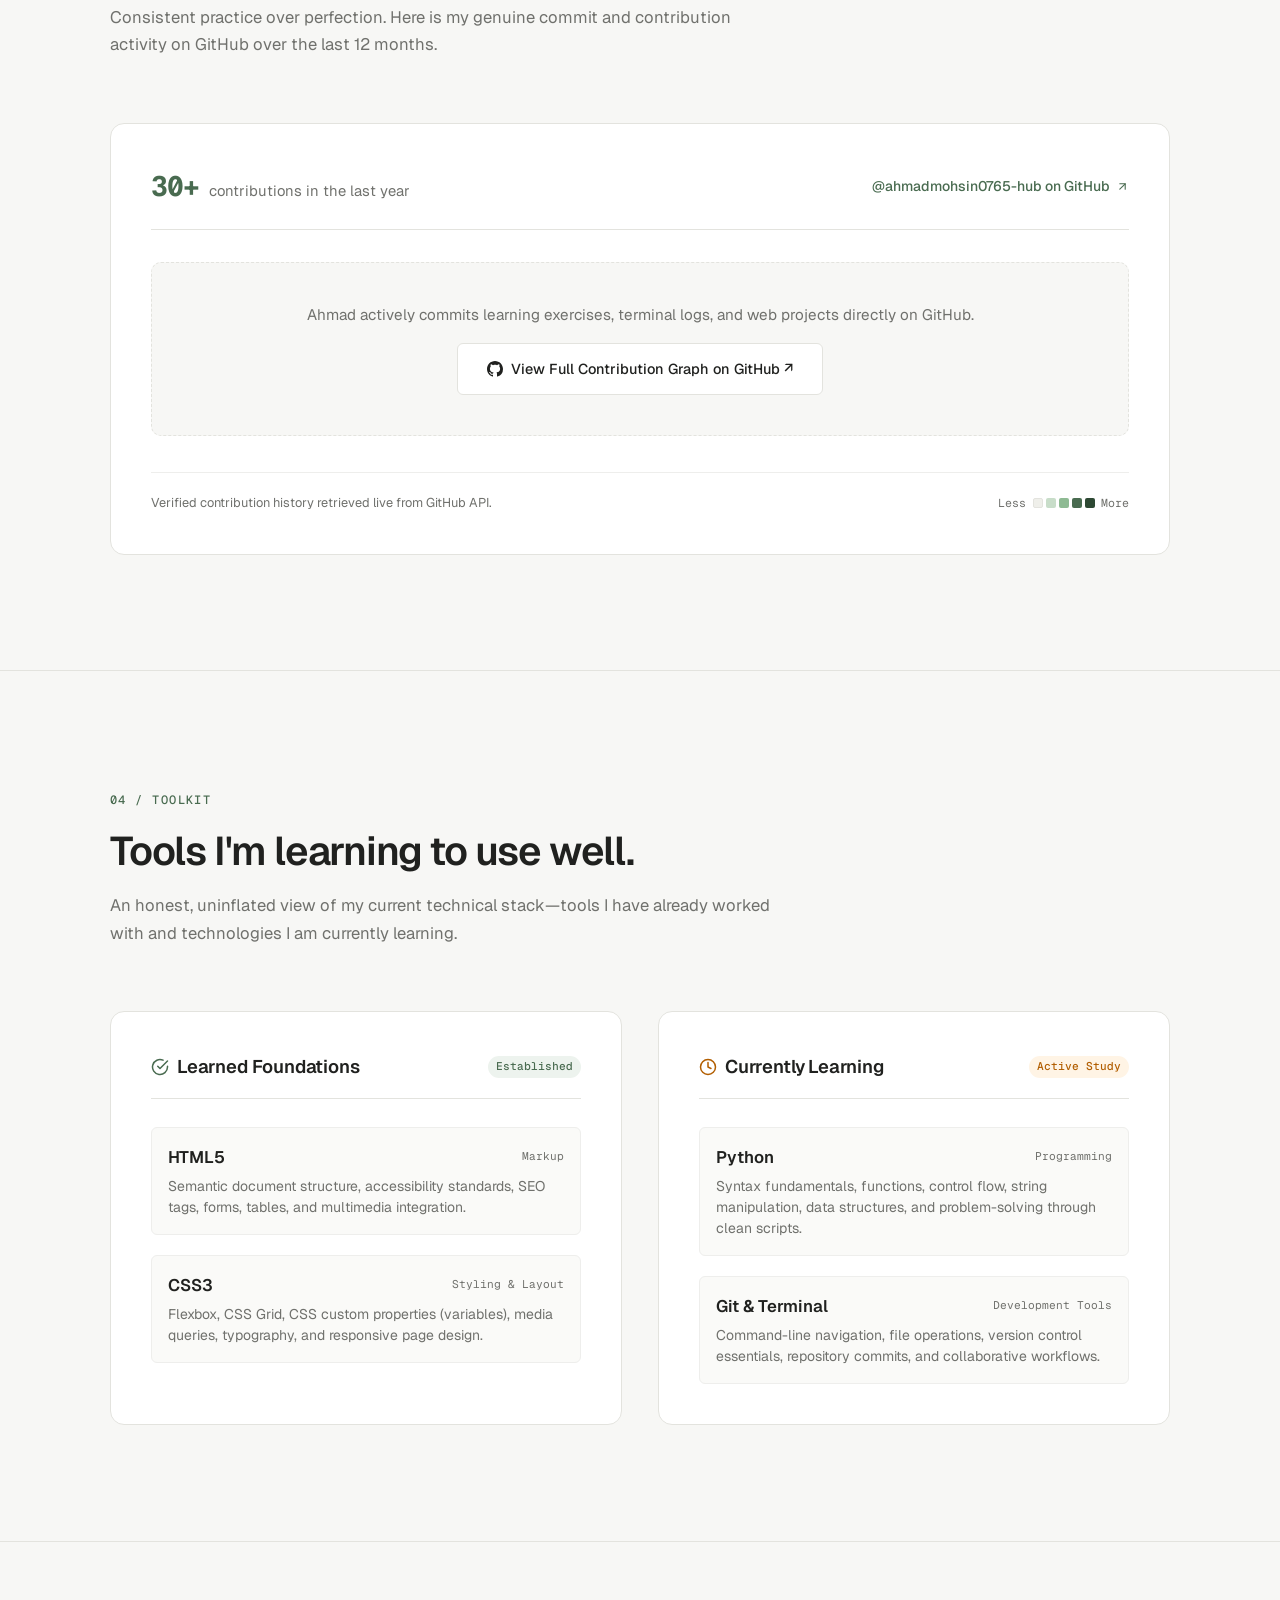
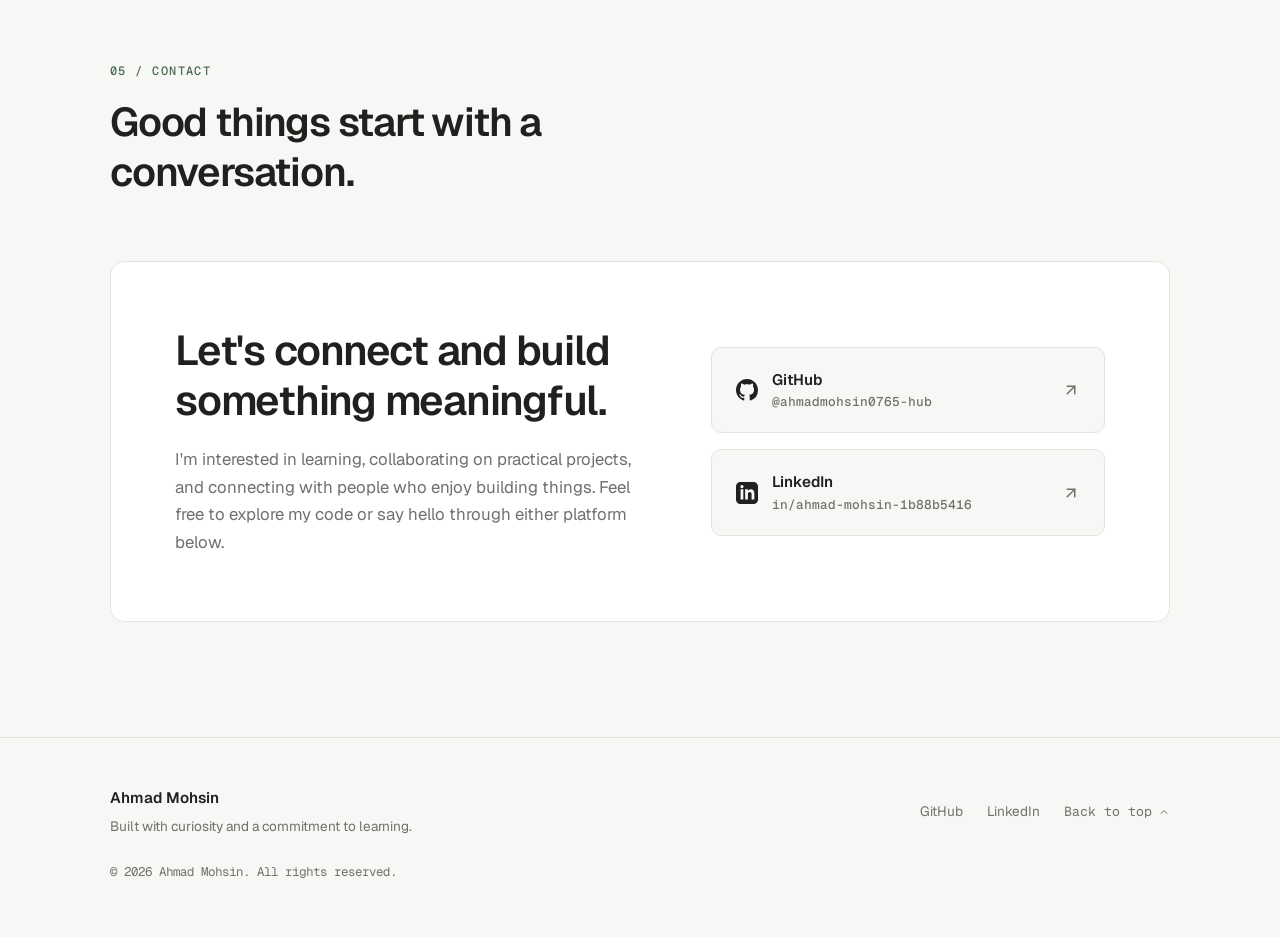
<file: portfolio.html>
<!DOCTYPE html>
<html lang="en">
<head>
  <meta charset="UTF-8">
  <meta name="viewport" content="width=device-width, initial-scale=1.0">
  <title>Ahmad Mohsin — Student Developer</title>
  
  <!-- Meta & SEO -->
  <meta name="description" content="Personal portfolio of Ahmad Mohsin, a first-year student exploring software development through practical projects, HTML, CSS, and Python.">
  <meta name="author" content="Ahmad Mohsin">
  <meta name="robots" content="index, follow">
  
  <!-- Open Graph / Social Sharing -->
  <meta property="og:type" content="website">
  <meta property="og:title" content="Ahmad Mohsin — Student Developer">
  <meta property="og:description" content="Building my foundation in software, one project at a time. First-year student exploring HTML, CSS, and Python.">
  <meta property="og:url" content="https://github.com/ahmadmohsin0765-hub">
  
  <!-- Favicon -->
  <link rel="icon" type="image/svg+xml" href="assets/favicon.svg">
  
  <!-- Google Fonts: Geist, Geist Mono, Inter -->
  <link rel="preconnect" href="https://fonts.googleapis.com">
  <link rel="preconnect" href="https://fonts.gstatic.com" crossorigin>
  <link href="https://fonts.googleapis.com/css2?family=Geist+Mono:wght@400;500;600&family=Geist:wght@300;400;500;600;700&family=Inter:wght@400;500;600;700&display=swap" rel="stylesheet">
  
  <!-- Stylesheet -->
  <link rel="stylesheet" href="style.css">
  
  <!-- Application Script -->
  <script src="script.js" defer></script>
</head>
<body>
  <!-- Accessibility Skip Navigation -->
  <a href="#main-content" class="skip-link">Skip to main content</a>

  <!-- Navigation Bar -->
  <header class="site-nav" role="banner">
    <div class="container nav-container">
      <a href="#" class="brand-logo" aria-label="Ahmad Mohsin portfolio home">
        <span>AM</span>
        <span class="brand-dot" aria-hidden="true"></span>
      </a>

      <nav aria-label="Main Navigation">
        <ul class="nav-links" id="primary-navigation">
          <li><a href="#about" class="nav-link">About</a></li>
          <li><a href="#projects" class="nav-link">Projects</a></li>
          <li><a href="#activity" class="nav-link">Activity</a></li>
          <li><a href="#toolkit" class="nav-link">Toolkit</a></li>
          <li><a href="#contact" class="nav-link">Contact</a></li>
        </ul>
      </nav>

      <div class="nav-actions">
        <a href="https://github.com/ahmadmohsin0765-hub" class="nav-icon-link" target="_blank" rel="noopener noreferrer" aria-label="Ahmad Mohsin on GitHub">
          <svg width="18" height="18" viewBox="0 0 24 24" fill="currentColor"><path d="M12 0C5.37 0 0 5.37 0 12c0 5.31 3.435 9.795 8.205 11.385.6.105.825-.255.825-.57 0-.285-.015-1.23-.015-2.235-3.015.555-3.795-.735-4.035-1.41-.135-.345-.72-1.41-1.23-1.695-.42-.225-1.02-.78-.015-.795.945-.015 1.62.87 1.845 1.23 1.08 1.815 2.805 1.305 3.495.99.105-.78.42-1.305.765-1.605-2.67-.3-5.46-1.335-5.46-5.925 0-1.305.465-2.385 1.23-3.225-.12-.3-.54-1.53.12-3.18 0 0 1.005-.315 3.3 1.23.96-.27 1.98-.405 3-.405s2.04.135 3 .405c2.295-1.56 3.3-1.23 3.3-1.23.66 1.65.24 2.88.12 3.18.765.84 1.23 1.905 1.23 3.225 0 4.605-2.805 5.625-5.475 5.925.435.375.81 1.095.81 2.22 0 1.605-.015 2.895-.015 3.3 0 .315.225.69.825.57A12.02 12.02 0 0024 12c0-6.63-5.37-12-12-12z"/></svg>
        </a>
        <button class="menu-toggle" type="button" aria-controls="primary-navigation" aria-expanded="false" aria-label="Toggle navigation menu">
          <span></span>
          <span></span>
          <span></span>
        </button>
      </div>
    </div>
  </header>

  <!-- Main Content Region -->
  <main id="main-content">
    <!-- Hero Section -->
    <section class="hero" aria-labelledby="hero-title">
      <div class="container">
        <div class="hero-grid">
          <!-- Left Column -->
          <div class="hero-content">
            <div class="hero-label">
              <span class="hero-label-dot"></span>
              <span>Student Developer · Currently Learning Python</span>
            </div>
            <h1 id="hero-title" class="hero-title">
              Building my foundation in software, one project at a time.
            </h1>
            <p class="hero-desc">
              I'm Ahmad Mohsin, a student exploring software development through practical projects. I started with HTML and CSS and am now learning Python, turning what I learn into things I can actually build.
            </p>
            <div class="hero-cta-group">
              <a href="#projects" class="btn-primary">
                <span>Explore my work</span>
                <svg width="15" height="15" viewBox="0 0 24 24" fill="none" stroke="currentColor" stroke-width="2" stroke-linecap="round" stroke-linejoin="round"><path d="M7 13l5 5 5-5M7 6l5 5 5-5"/></svg>
              </a>
              <a href="https://github.com/ahmadmohsin0765-hub" class="btn-secondary" target="_blank" rel="noopener noreferrer">
                <span>GitHub profile</span>
                <svg width="14" height="14" viewBox="0 0 24 24" fill="none" stroke="currentColor" stroke-width="2" stroke-linecap="round" stroke-linejoin="round"><line x1="7" y1="17" x2="17" y2="7"></line><polyline points="7 7 17 7 17 17"></polyline></svg>
              </a>
              <a href="https://www.linkedin.com/in/ahmad-mohsin-1b88b5416/" class="hero-social-link" target="_blank" rel="noopener noreferrer" aria-label="LinkedIn Profile">
                <span>LinkedIn</span>
                <svg width="12" height="12" viewBox="0 0 24 24" fill="none" stroke="currentColor" stroke-width="2" stroke-linecap="round" stroke-linejoin="round"><path d="M18 13v6a2 2 0 0 1-2 2H5a2 2 0 0 1-2-2V8a2 2 0 0 1 2-2h6"></path><polyline points="15 3 21 3 21 9"></polyline><line x1="10" y1="14" x2="21" y2="3"></line></svg>
              </a>
            </div>
          </div>

          <!-- Right Column: Code Editor Panel -->
          <div class="hero-code-panel" aria-label="Code preview snippet">
            <div class="code-panel-header">
              <div class="code-dots" aria-hidden="true">
                <span class="code-dot red"></span>
                <span class="code-dot yellow"></span>
                <span class="code-dot green"></span>
              </div>
              <div class="code-tab-title">
                <svg width="12" height="12" viewBox="0 0 24 24" fill="none" stroke="currentColor" stroke-width="2"><path d="M14 2H6a2 2 0 0 0-2 2v16a2 2 0 0 0 2 2h12a2 2 0 0 0 2-2V8z"></path><polyline points="14 2 14 8 20 8"></polyline><line x1="16" y1="13" x2="8" y2="13"></line><line x1="16" y1="17" x2="8" y2="17"></line><polyline points="10 9 9 9 8 9"></polyline></svg>
                <span>greet.py</span>
              </div>
              <span class="code-lang-badge">Python 3.x</span>
            </div>

            <div class="code-panel-body">
              <div class="code-line-numbers" aria-hidden="true">
                <span>1</span>
                <span>2</span>
                <span>3</span>
                <span>4</span>
              </div>
              <div class="code-text-content"><code><span class="kw">def</span> <span class="fn">introduce</span><span class="punct">(</span>name<span class="punct">):</span>
    <span class="kw">return</span> <span class="str">f"Hello, {name}!"</span>

<span class="fn">print</span><span class="punct">(</span><span class="fn">introduce</span><span class="punct">(</span><span class="str">"Ahmad"</span><span class="punct">))</span></code></div>
            </div>

            <div class="code-panel-footer">
              <span class="code-status-indicator">
                <span class="code-status-pulse"></span>
                <span>Foundational syntax</span>
              </span>
              <span>UTF-8</span>
            </div>
          </div>
        </div>

        <!-- Metadata Row Below Hero -->
        <div class="hero-metadata">
          <div class="metadata-item">
            <span class="metadata-label">Foundations</span>
            <span class="metadata-value">HTML &amp; CSS</span>
          </div>
          <div class="metadata-item">
            <span class="metadata-label">Currently Learning</span>
            <span class="metadata-value">
              <span>Python</span>
              <span class="metadata-tag">Active</span>
            </span>
          </div>
          <div class="metadata-item">
            <span class="metadata-label">Location</span>
            <span class="metadata-value">India</span>
          </div>
        </div>
      </div>
    </section>

    <!-- Section 01: About -->
    <section id="about" class="section" aria-labelledby="about-heading">
      <div class="container">
        <div class="section-header reveal">
          <span class="section-label">01 / ABOUT</span>
          <h2 id="about-heading" class="section-heading">Curiosity first. Progress through practice.</h2>
        </div>

        <div class="about-grid">
          <div class="about-narrative reveal">
            <p>
              I am a <strong>first-year student</strong> beginning my journey in software development. Rather than just memorizing theory, I believe in learning by writing code, testing ideas, and building practical things.
            </p>
            <p>
              I built my foundations through hands-on work with <strong>HTML5 and CSS3</strong>, exploring page structure, layout techniques, typography, and responsive design. Right now, I'm dedicating my study time to <strong>Python</strong>—understanding logic flow, data structures, and how programs solve real-world problems.
            </p>
            <div class="about-quote">
              "The best way to understand how software works is to build it with your own hands, step by step."
            </div>
          </div>

          <!-- Learning Timeline -->
          <div class="timeline reveal" role="list" aria-label="Learning Journey Timeline">
            <div class="timeline-step" role="listitem">
              <div class="timeline-marker" aria-hidden="true">01</div>
              <div class="timeline-content">
                <h3 class="timeline-title">Web Foundations</h3>
                <p class="timeline-desc">HTML and CSS fundamentals, semantic document structure, modern Flexbox &amp; Grid layouts, and clean responsive interfaces.</p>
                <span class="timeline-badge">Completed Foundations</span>
              </div>
            </div>

            <div class="timeline-step active" role="listitem">
              <div class="timeline-marker" aria-hidden="true">02</div>
              <div class="timeline-content">
                <h3 class="timeline-title">Programming</h3>
                <p class="timeline-desc">Currently learning Python and developing core programming fundamentals: functions, loops, data structures, and algorithmic logic.</p>
                <span class="timeline-badge" style="background: #FFF4E5; color: #B25E00;">Active Focus</span>
              </div>
            </div>

            <div class="timeline-step" role="listitem">
              <div class="timeline-marker" aria-hidden="true">03</div>
              <div class="timeline-content">
                <h3 class="timeline-title">The Next Chapter</h3>
                <p class="timeline-desc">Building more substantive projects, contributing to collaborative repositories, and expanding technical capabilities across software disciplines.</p>
                <span class="timeline-badge" style="background: #F1F1EE; color: #70716D;">Upcoming</span>
              </div>
            </div>
          </div>
        </div>
      </div>
    </section>

    <!-- Section 02: Projects (Selected Work) -->
    <section id="projects" class="section" aria-labelledby="projects-heading">
      <div class="container">
        <div class="section-header reveal">
          <span class="section-label">02 / SELECTED WORK</span>
          <h2 id="projects-heading" class="section-heading">Things I've put into practice.</h2>
          <p class="section-intro">
            A collection of practical projects and learning exercises reflecting what I've built and the technical skills I'm actively sharpening.
          </p>
        </div>

        <div class="projects-wrapper">
          <!-- Featured Project Injection Container -->
          <div id="featured-project-container"></div>

          <!-- Regular Projects Two-Column Grid -->
          <div class="projects-grid" id="projects-grid-container"></div>

          <!-- Explore GitHub Link -->
          <div class="projects-footer reveal">
            <a href="https://github.com/ahmadmohsin0765-hub" class="btn-outline" target="_blank" rel="noopener noreferrer">
              <span>Explore all repositories on GitHub</span>
              <svg width="15" height="15" viewBox="0 0 24 24" fill="none" stroke="currentColor" stroke-width="2" stroke-linecap="round" stroke-linejoin="round"><line x1="7" y1="17" x2="17" y2="7"></line><polyline points="7 7 17 7 17 17"></polyline></svg>
            </a>
            <div class="repo-fetch-status" id="repo-sync-status" aria-live="polite">
              Synchronizing with public repositories...
            </div>
          </div>
        </div>
      </div>
    </section>

    <!-- Section 03: Activity (GitHub Contributions) -->
    <section id="activity" class="section" aria-labelledby="activity-heading">
      <div class="container">
        <div class="section-header reveal">
          <span class="section-label">03 / ACTIVITY</span>
          <h2 id="activity-heading" class="section-heading">Learning in public.</h2>
          <p class="section-intro">
            Consistent practice over perfection. Here is my genuine commit and contribution activity on GitHub over the last 12 months.
          </p>
        </div>

        <div class="activity-card reveal">
          <div class="activity-header">
            <div class="activity-stats">
              <span class="activity-count" id="annual-contributions-count">--</span>
              <span class="activity-count-label">contributions in the last year</span>
            </div>
            <a href="https://github.com/ahmadmohsin0765-hub" class="activity-profile-link" target="_blank" rel="noopener noreferrer">
              <span>@ahmadmohsin0765-hub on GitHub</span>
              <svg width="13" height="13" viewBox="0 0 24 24" fill="none" stroke="currentColor" stroke-width="2" stroke-linecap="round" stroke-linejoin="round"><line x1="7" y1="17" x2="17" y2="7"></line><polyline points="7 7 17 7 17 17"></polyline></svg>
            </a>
          </div>

          <div class="calendar-scroll-hint">← Scroll horizontally to inspect 52 weeks →</div>

          <!-- Calendar Graph Canvas Container -->
          <div class="calendar-wrapper" id="calendar-graph-container" tabindex="0" role="region" aria-label="Interactive GitHub contribution heat map">
            <div style="padding: 2rem; text-align: center; color: var(--text-secondary); font-family: var(--font-mono); font-size: 0.85rem;">
              Loading GitHub activity...
            </div>
          </div>

          <!-- Tooltip element -->
          <div class="calendar-tooltip" id="calendar-tooltip" role="tooltip" aria-hidden="true"></div>

          <!-- Calendar Footer Legend -->
          <div class="calendar-footer">
            <span>Verified contribution history retrieved live from GitHub API.</span>
            <div class="calendar-legend" aria-hidden="true">
              <span>Less</span>
              <div class="legend-squares">
                <span class="legend-square lvl-0"></span>
                <span class="legend-square lvl-1"></span>
                <span class="legend-square lvl-2"></span>
                <span class="legend-square lvl-3"></span>
                <span class="legend-square lvl-4"></span>
              </div>
              <span>More</span>
            </div>
          </div>
        </div>
      </div>
    </section>

    <!-- Section 04: Toolkit / Skills -->
    <section id="toolkit" class="section" aria-labelledby="toolkit-heading">
      <div class="container">
        <div class="section-header reveal">
          <span class="section-label">04 / TOOLKIT</span>
          <h2 id="toolkit-heading" class="section-heading">Tools I'm learning to use well.</h2>
          <p class="section-intro">
            An honest, uninflated view of my current technical stack—tools I have already worked with and technologies I am currently learning.
          </p>
        </div>

        <div class="skills-grid">
          <!-- Category 1: Learned -->
          <div class="skill-category reveal">
            <div class="skill-category-header">
              <h3 class="skill-category-title">
                <svg width="18" height="18" viewBox="0 0 24 24" fill="none" stroke="var(--accent)" stroke-width="2" stroke-linecap="round" stroke-linejoin="round"><path d="M22 11.08V12a10 10 0 1 1-5.93-9.14"></path><polyline points="22 4 12 14.01 9 11.01"></polyline></svg>
                <span>Learned Foundations</span>
              </h3>
              <span class="skill-badge learned">Established</span>
            </div>

            <ul class="skill-list">
              <li class="skill-item">
                <div class="skill-item-header">
                  <span class="skill-name">HTML5</span>
                  <span class="skill-status-pill">Markup</span>
                </div>
                <p class="skill-desc">Semantic document structure, accessibility standards, SEO tags, forms, tables, and multimedia integration.</p>
              </li>

              <li class="skill-item">
                <div class="skill-item-header">
                  <span class="skill-name">CSS3</span>
                  <span class="skill-status-pill">Styling &amp; Layout</span>
                </div>
                <p class="skill-desc">Flexbox, CSS Grid, CSS custom properties (variables), media queries, typography, and responsive page design.</p>
              </li>
            </ul>
          </div>

          <!-- Category 2: Currently Learning -->
          <div class="skill-category reveal">
            <div class="skill-category-header">
              <h3 class="skill-category-title">
                <svg width="18" height="18" viewBox="0 0 24 24" fill="none" stroke="#B25E00" stroke-width="2" stroke-linecap="round" stroke-linejoin="round"><circle cx="12" cy="12" r="10"></circle><polyline points="12 6 12 12 16 14"></polyline></svg>
                <span>Currently Learning</span>
              </h3>
              <span class="skill-badge learning">Active Study</span>
            </div>

            <ul class="skill-list">
              <li class="skill-item">
                <div class="skill-item-header">
                  <span class="skill-name">Python</span>
                  <span class="skill-status-pill">Programming</span>
                </div>
                <p class="skill-desc">Syntax fundamentals, functions, control flow, string manipulation, data structures, and problem-solving through clean scripts.</p>
              </li>

              <li class="skill-item">
                <div class="skill-item-header">
                  <span class="skill-name">Git &amp; Terminal</span>
                  <span class="skill-status-pill">Development Tools</span>
                </div>
                <p class="skill-desc">Command-line navigation, file operations, version control essentials, repository commits, and collaborative workflows.</p>
              </li>
            </ul>
          </div>
        </div>
      </div>
    </section>

    <!-- Section 05: Contact -->
    <section id="contact" class="section" aria-labelledby="contact-heading">
      <div class="container">
        <div class="section-header reveal">
          <span class="section-label">05 / CONTACT</span>
          <h2 id="contact-heading" class="section-heading">Good things start with a conversation.</h2>
        </div>

        <div class="contact-card reveal">
          <div class="contact-info">
            <h3 class="contact-title">Let's connect and build something meaningful.</h3>
            <p class="contact-desc">
              I'm interested in learning, collaborating on practical projects, and connecting with people who enjoy building things. Feel free to explore my code or say hello through either platform below.
            </p>
          </div>

          <div class="contact-links-list">
            <!-- GitHub Link -->
            <a href="https://github.com/ahmadmohsin0765-hub" class="contact-link-item" target="_blank" rel="noopener noreferrer">
              <div class="contact-link-left">
                <svg width="22" height="22" viewBox="0 0 24 24" fill="currentColor"><path d="M12 0C5.37 0 0 5.37 0 12c0 5.31 3.435 9.795 8.205 11.385.6.105.825-.255.825-.57 0-.285-.015-1.23-.015-2.235-3.015.555-3.795-.735-4.035-1.41-.135-.345-.72-1.41-1.23-1.695-.42-.225-1.02-.78-.015-.795.945-.015 1.62.87 1.845 1.23 1.08 1.815 2.805 1.305 3.495.99.105-.78.42-1.305.765-1.605-2.67-.3-5.46-1.335-5.46-5.925 0-1.305.465-2.385 1.23-3.225-.12-.3-.54-1.53.12-3.18 0 0 1.005-.315 3.3 1.23.96-.27 1.98-.405 3-.405s2.04.135 3 .405c2.295-1.56 3.3-1.23 3.3-1.23.66 1.65.24 2.88.12 3.18.765.84 1.23 1.905 1.23 3.225 0 4.605-2.805 5.625-5.475 5.925.435.375.81 1.095.81 2.22 0 1.605-.015 2.895-.015 3.3 0 .315.225.69.825.57A12.02 12.02 0 0024 12c0-6.63-5.37-12-12-12z"/></svg>
                <div>
                  <div class="contact-link-label">GitHub</div>
                  <div class="contact-link-handle">@ahmadmohsin0765-hub</div>
                </div>
              </div>
              <svg class="contact-arrow" width="18" height="18" viewBox="0 0 24 24" fill="none" stroke="currentColor" stroke-width="2" stroke-linecap="round" stroke-linejoin="round"><line x1="7" y1="17" x2="17" y2="7"></line><polyline points="7 7 17 7 17 17"></polyline></svg>
            </a>

            <!-- LinkedIn Link -->
            <a href="https://www.linkedin.com/in/ahmad-mohsin-1b88b5416/" class="contact-link-item" target="_blank" rel="noopener noreferrer">
              <div class="contact-link-left">
                <svg width="22" height="22" viewBox="0 0 24 24" fill="currentColor"><path d="M19 0h-14c-2.761 0-5 2.239-5 5v14c0 2.761 2.239 5 5 5h14c2.762 0 5-2.239 5-5v-14c0-2.761-2.238-5-5-5zm-11 19h-3v-11h3v11zm-1.5-12.268c-.966 0-1.75-.79-1.75-1.764s.784-1.764 1.75-1.764 1.75.79 1.75 1.764-.783 1.764-1.75 1.764zm13.5 12.268h-3v-5.604c0-3.368-4-3.113-4 0v5.604h-3v-11h3v1.765c1.396-2.586 7-2.777 7 2.476v6.759z"/></svg>
                <div>
                  <div class="contact-link-label">LinkedIn</div>
                  <div class="contact-link-handle">in/ahmad-mohsin-1b88b5416</div>
                </div>
              </div>
              <svg class="contact-arrow" width="18" height="18" viewBox="0 0 24 24" fill="none" stroke="currentColor" stroke-width="2" stroke-linecap="round" stroke-linejoin="round"><line x1="7" y1="17" x2="17" y2="7"></line><polyline points="7 7 17 7 17 17"></polyline></svg>
            </a>
          </div>
        </div>
      </div>
    </section>
  </main>

  <!-- Minimalist Footer -->
  <footer class="site-footer" role="contentinfo">
    <div class="container footer-container">
      <div class="footer-left">
        <span class="footer-name">Ahmad Mohsin</span>
        <span class="footer-tagline">Built with curiosity and a commitment to learning.</span>
      </div>

      <div class="footer-right">
        <a href="https://github.com/ahmadmohsin0765-hub" class="footer-link" target="_blank" rel="noopener noreferrer">GitHub</a>
        <a href="https://www.linkedin.com/in/ahmad-mohsin-1b88b5416/" class="footer-link" target="_blank" rel="noopener noreferrer">LinkedIn</a>
        <a href="#" class="footer-back-to-top" aria-label="Return to top of page">
          <span>Back to top</span>
          <svg width="12" height="12" viewBox="0 0 24 24" fill="none" stroke="currentColor" stroke-width="2" stroke-linecap="round" stroke-linejoin="round"><polyline points="18 15 12 9 6 15"></polyline></svg>
        </a>
      </div>
    </div>
    <div class="container" style="margin-top: 1.5rem; font-size: 0.78rem; color: #70716D; font-family: var(--font-mono);">
      © <span id="current-year">2026</span> Ahmad Mohsin. All rights reserved.
    </div>
  </footer>
</body>
</html>
</file>
<file: style.css>
/* ==========================================================================
   Ahmad Mohsin — Personal Portfolio Stylesheet
   Minimalist, Art-Directed Editorial Design System
   ========================================================================== */

/* --- Custom Properties / Design Tokens --- */
:root {
  /* Color Palette (Design System) */
  --bg: #F7F7F5;
  --text: #20211F;
  --text-secondary: #70716D;
  --accent: #496B50;
  --accent-hover: #38533e;
  --accent-subtle: #edf3ee;
  --accent-border: #c8d8cb;
  --border: #E3E3DE;
  --border-light: #EEEEEC;
  --surface: #FFFFFF;
  --surface-muted: #FAFAF8;

  /* Code Panel Palette */
  --code-bg: #1A1B19;
  --code-text: #DCDCD7;
  --code-keyword: #D08770;
  --code-func: #88C0D0;
  --code-string: #A3BE8C;
  --code-comment: #6A6D68;
  --code-punct: #9EA09B;

  /* Typography */
  --font-sans: 'Geist', 'Inter', -apple-system, BlinkMacSystemFont, 'Segoe UI', Roboto, Helvetica, Arial, sans-serif;
  --font-mono: 'Geist Mono', 'JetBrains Mono', 'SF Mono', Menlo, Consolas, Monaco, monospace;

  /* Layout & Spacing */
  --max-width: 1140px;
  --section-spacing: clamp(5rem, 9vw, 8rem);
  --radius-sm: 6px;
  --radius-md: 10px;
  --radius-lg: 14px;

  /* Transitions */
  --transition-fast: 0.18s cubic-bezier(0.16, 1, 0.3, 1);
  --transition-base: 0.28s cubic-bezier(0.16, 1, 0.3, 1);
  --transition-slow: 0.45s cubic-bezier(0.16, 1, 0.3, 1);
}

/* --- Reset & Global Baseline --- */
*, *::before, *::after {
  box-sizing: border-box;
  margin: 0;
  padding: 0;
}

html {
  font-size: 16px;
  scroll-behavior: smooth;
  -webkit-font-smoothing: antialiased;
  -moz-osx-font-smoothing: grayscale;
  text-rendering: optimizeLegibility;
}

body {
  font-family: var(--font-sans);
  background-color: var(--bg);
  color: var(--text);
  line-height: 1.6;
  min-height: 100vh;
  position: relative;
  overflow-x: hidden;
}

img, svg {
  display: block;
  max-width: 100%;
}

a {
  color: inherit;
  text-decoration: none;
}

button {
  font: inherit;
  background: none;
  border: none;
  cursor: pointer;
  color: inherit;
}

/* Focus styles for keyboard navigation */
:focus-visible {
  outline: 2px solid var(--accent);
  outline-offset: 3px;
  border-radius: var(--radius-sm);
}

/* Skip to content link for accessibility */
.skip-link {
  position: absolute;
  top: -100px;
  left: 24px;
  background: var(--text);
  color: var(--surface);
  padding: 10px 16px;
  z-index: 1000;
  font-size: 0.875rem;
  font-weight: 500;
  border-radius: var(--radius-sm);
  transition: top var(--transition-fast);
}

.skip-link:focus {
  top: 16px;
}

/* --- Container --- */
.container {
  width: 100%;
  max-width: var(--max-width);
  margin-left: auto;
  margin-right: auto;
  padding-left: clamp(1.25rem, 4vw, 2.5rem);
  padding-right: clamp(1.25rem, 4vw, 2.5rem);
}

/* --- Typography Utilities --- */
.section-label {
  display: inline-block;
  font-family: var(--font-mono);
  font-size: 0.75rem;
  font-weight: 500;
  letter-spacing: 0.12em;
  text-transform: uppercase;
  color: var(--accent);
  margin-bottom: 1rem;
}

.section-heading {
  font-size: clamp(1.75rem, 3.5vw, 2.5rem);
  font-weight: 600;
  line-height: 1.25;
  letter-spacing: -0.03em;
  color: var(--text);
  max-width: 24ch;
}

.section-intro {
  font-size: clamp(1rem, 1.3vw, 1.125rem);
  color: var(--text-secondary);
  line-height: 1.65;
  max-width: 60ch;
  margin-top: 1rem;
}

/* --- Navigation Bar --- */
.site-nav {
  position: sticky;
  top: 0;
  z-index: 100;
  background: rgba(247, 247, 245, 0.92);
  backdrop-filter: blur(8px);
  -webkit-backdrop-filter: blur(8px);
  border-bottom: 1px solid transparent;
  transition: border-color var(--transition-base), background-color var(--transition-base);
}

.site-nav.scrolled {
  border-bottom-color: var(--border);
  background: rgba(247, 247, 245, 0.98);
}

.nav-container {
  display: flex;
  align-items: center;
  justify-content: space-between;
  height: 72px;
}

.brand-logo {
  display: inline-flex;
  align-items: center;
  gap: 0.5rem;
  font-family: var(--font-sans);
  font-size: 1.125rem;
  font-weight: 700;
  letter-spacing: -0.03em;
  color: var(--text);
  transition: opacity var(--transition-fast);
}

.brand-logo:hover {
  opacity: 0.8;
}

.brand-dot {
  width: 6px;
  height: 6px;
  border-radius: 50%;
  background: var(--accent);
  display: inline-block;
}

.nav-links {
  display: flex;
  align-items: center;
  gap: 2rem;
  list-style: none;
}

.nav-link {
  font-size: 0.9rem;
  font-weight: 500;
  color: var(--text-secondary);
  transition: color var(--transition-fast);
  position: relative;
  padding: 0.25rem 0;
}

.nav-link:hover,
.nav-link.active {
  color: var(--text);
}

.nav-link::after {
  content: '';
  position: absolute;
  bottom: 0;
  left: 0;
  width: 0;
  height: 1.5px;
  background-color: var(--accent);
  transition: width var(--transition-fast);
}

.nav-link:hover::after,
.nav-link.active::after {
  width: 100%;
}

.nav-actions {
  display: flex;
  align-items: center;
  gap: 1.25rem;
}

.nav-icon-link {
  display: inline-flex;
  align-items: center;
  justify-content: center;
  width: 36px;
  height: 36px;
  border-radius: var(--radius-sm);
  border: 1px solid var(--border);
  background: var(--surface);
  color: var(--text);
  transition: border-color var(--transition-fast), background-color var(--transition-fast), transform var(--transition-fast);
}

.nav-icon-link:hover {
  border-color: var(--accent);
  color: var(--accent);
  transform: translateY(-1px);
}

/* Mobile Menu Toggle Button */
.menu-toggle {
  display: none;
  flex-direction: column;
  justify-content: center;
  align-items: center;
  width: 40px;
  height: 40px;
  border-radius: var(--radius-sm);
  border: 1px solid var(--border);
  background: var(--surface);
  gap: 5px;
  padding: 8px;
}

.menu-toggle span {
  width: 18px;
  height: 1.5px;
  background: var(--text);
  transition: transform var(--transition-base), opacity var(--transition-base);
  transform-origin: center;
}

.menu-toggle[aria-expanded="true"] span:nth-child(1) {
  transform: translateY(6.5px) rotate(45deg);
}

.menu-toggle[aria-expanded="true"] span:nth-child(2) {
  opacity: 0;
}

.menu-toggle[aria-expanded="true"] span:nth-child(3) {
  transform: translateY(-6.5px) rotate(-45deg);
}

/* --- Hero Section --- */
.hero {
  padding-top: clamp(3rem, 6vw, 5.5rem);
  padding-bottom: clamp(3rem, 6vw, 5rem);
}

.hero-grid {
  display: grid;
  grid-template-columns: 1.15fr 0.95fr;
  gap: clamp(2rem, 5vw, 4.5rem);
  align-items: center;
}

.hero-content {
  display: flex;
  flex-direction: column;
}

.hero-label {
  display: inline-flex;
  align-items: center;
  gap: 0.6rem;
  font-family: var(--font-mono);
  font-size: 0.75rem;
  font-weight: 500;
  letter-spacing: 0.1em;
  text-transform: uppercase;
  color: var(--accent);
  margin-bottom: 1.25rem;
}

.hero-label-dot {
  width: 6px;
  height: 6px;
  border-radius: 50%;
  background: var(--accent);
  box-shadow: 0 0 0 3px var(--accent-subtle);
}

.hero-title {
  font-size: clamp(2.25rem, 4.8vw, 3.6rem);
  font-weight: 700;
  line-height: 1.12;
  letter-spacing: -0.04em;
  color: var(--text);
  margin-bottom: 1.5rem;
}

.hero-desc {
  font-size: clamp(1.05rem, 1.4vw, 1.15rem);
  line-height: 1.65;
  color: var(--text-secondary);
  margin-bottom: 2.25rem;
  max-width: 52ch;
}

.hero-cta-group {
  display: flex;
  align-items: center;
  flex-wrap: wrap;
  gap: 1rem;
}

/* Primary Button */
.btn-primary {
  display: inline-flex;
  align-items: center;
  justify-content: center;
  gap: 0.5rem;
  background: var(--text);
  color: #FFFFFF;
  padding: 0.85rem 1.6rem;
  border-radius: var(--radius-sm);
  font-size: 0.925rem;
  font-weight: 500;
  transition: background var(--transition-fast), transform var(--transition-fast);
}

.btn-primary:hover {
  background: var(--accent);
  color: #FFFFFF;
  transform: translateY(-1px);
}

/* Secondary Button */
.btn-secondary {
  display: inline-flex;
  align-items: center;
  justify-content: center;
  gap: 0.4rem;
  background: var(--surface);
  color: var(--text);
  border: 1px solid var(--border);
  padding: 0.85rem 1.4rem;
  border-radius: var(--radius-sm);
  font-size: 0.925rem;
  font-weight: 500;
  transition: border-color var(--transition-fast), color var(--transition-fast), transform var(--transition-fast);
}

.btn-secondary:hover {
  border-color: var(--accent);
  color: var(--accent);
  transform: translateY(-1px);
}

.hero-social-link {
  display: inline-flex;
  align-items: center;
  gap: 0.35rem;
  font-size: 0.875rem;
  font-weight: 500;
  color: var(--text-secondary);
  padding: 0.5rem 0.75rem;
  transition: color var(--transition-fast);
}

.hero-social-link:hover {
  color: var(--text);
}

/* --- Hero Code Panel (Right Column) --- */
.hero-code-panel {
  background: var(--code-bg);
  border-radius: var(--radius-md);
  border: 1px solid #2B2D29;
  box-shadow: 0 12px 30px -10px rgba(0, 0, 0, 0.08);
  overflow: hidden;
  position: relative;
}

.code-panel-header {
  display: flex;
  align-items: center;
  justify-content: space-between;
  padding: 0.75rem 1rem;
  background: #141513;
  border-bottom: 1px solid #282A26;
}

.code-dots {
  display: flex;
  align-items: center;
  gap: 6px;
}

.code-dot {
  width: 10px;
  height: 10px;
  border-radius: 50%;
  background: #363833;
}

.code-dot.red { background: #FF5F56; }
.code-dot.yellow { background: #FFBD2E; }
.code-dot.green { background: #27C93F; }

.code-tab-title {
  font-family: var(--font-mono);
  font-size: 0.75rem;
  color: #92958D;
  display: inline-flex;
  align-items: center;
  gap: 0.4rem;
}

.code-lang-badge {
  font-family: var(--font-mono);
  font-size: 0.7rem;
  color: #88C0D0;
  background: rgba(136, 192, 208, 0.1);
  padding: 2px 7px;
  border-radius: 4px;
}

.code-panel-body {
  padding: 1.25rem 1rem;
  display: flex;
  font-family: var(--font-mono);
  font-size: 0.84rem;
  line-height: 1.7;
  overflow-x: auto;
}

.code-line-numbers {
  display: flex;
  flex-direction: column;
  padding-right: 1.15rem;
  margin-right: 1.15rem;
  border-right: 1px solid #282A26;
  color: #555752;
  user-select: none;
  text-align: right;
  min-width: 1.5rem;
}

.code-text-content {
  color: var(--code-text);
  white-space: pre;
}

.kw { color: var(--code-keyword); font-weight: 500; }
.fn { color: var(--code-func); }
.str { color: var(--code-string); }
.cm { color: var(--code-comment); font-style: italic; }
.punct { color: var(--code-punct); }

.code-panel-footer {
  display: flex;
  align-items: center;
  justify-content: space-between;
  padding: 0.6rem 1rem;
  background: #141513;
  border-top: 1px solid #282A26;
  font-family: var(--font-mono);
  font-size: 0.72rem;
  color: #7A7D75;
}

.code-status-indicator {
  display: inline-flex;
  align-items: center;
  gap: 0.4rem;
  color: #85B88E;
}

.code-status-pulse {
  width: 6px;
  height: 6px;
  border-radius: 50%;
  background: #85B88E;
}

/* --- Hero Metadata Row --- */
.hero-metadata {
  margin-top: 3.5rem;
  padding-top: 2rem;
  border-top: 1px solid var(--border);
  display: grid;
  grid-template-columns: repeat(3, 1fr);
  gap: 1.5rem;
}

.metadata-item {
  display: flex;
  flex-direction: column;
  gap: 0.25rem;
}

.metadata-label {
  font-family: var(--font-mono);
  font-size: 0.72rem;
  letter-spacing: 0.08em;
  text-transform: uppercase;
  color: var(--text-secondary);
}

.metadata-value {
  font-size: 0.95rem;
  font-weight: 500;
  color: var(--text);
  display: inline-flex;
  align-items: center;
  gap: 0.4rem;
}

.metadata-tag {
  display: inline-block;
  padding: 2px 8px;
  font-size: 0.75rem;
  border-radius: 4px;
  background: var(--surface);
  border: 1px solid var(--border);
  color: var(--accent);
  font-weight: 600;
}

/* --- General Section Wrapper --- */
.section {
  padding-top: var(--section-spacing);
  padding-bottom: var(--section-spacing);
  border-top: 1px solid var(--border);
}

.section-header {
  margin-bottom: clamp(2.5rem, 5vw, 4rem);
}

/* --- About Section --- */
.about-grid {
  display: grid;
  grid-template-columns: 1.1fr 1fr;
  gap: clamp(2.5rem, 6vw, 5rem);
  align-items: flex-start;
}

.about-narrative {
  display: flex;
  flex-direction: column;
  gap: 1.25rem;
}

.about-narrative p {
  font-size: 1.05rem;
  line-height: 1.7;
  color: var(--text-secondary);
}

.about-narrative p strong {
  color: var(--text);
  font-weight: 600;
}

.about-quote {
  padding: 1.25rem 1.5rem;
  background: var(--surface);
  border-left: 3px solid var(--accent);
  border-radius: 0 var(--radius-sm) var(--radius-sm) 0;
  font-style: italic;
  font-size: 0.95rem;
  color: var(--text);
  margin-top: 0.5rem;
}

/* Learning Timeline */
.timeline {
  display: flex;
  flex-direction: column;
  position: relative;
}

.timeline-step {
  display: grid;
  grid-template-columns: 50px 1fr;
  gap: 1.25rem;
  position: relative;
  padding-bottom: 2.25rem;
}

.timeline-step:last-child {
  padding-bottom: 0;
}

.timeline-step:not(:last-child)::before {
  content: '';
  position: absolute;
  top: 32px;
  left: 20px;
  bottom: 0;
  width: 1px;
  background: var(--border);
}

.timeline-marker {
  width: 40px;
  height: 40px;
  border-radius: var(--radius-sm);
  background: var(--surface);
  border: 1px solid var(--border);
  display: flex;
  align-items: center;
  justify-content: center;
  font-family: var(--font-mono);
  font-size: 0.8rem;
  font-weight: 600;
  color: var(--accent);
  z-index: 1;
}

.timeline-step.active .timeline-marker {
  background: var(--accent-subtle);
  border-color: var(--accent-border);
  color: var(--accent);
}

.timeline-content {
  display: flex;
  flex-direction: column;
  padding-top: 0.25rem;
}

.timeline-title {
  font-size: 1.05rem;
  font-weight: 600;
  color: var(--text);
  margin-bottom: 0.35rem;
}

.timeline-desc {
  font-size: 0.925rem;
  color: var(--text-secondary);
  line-height: 1.55;
}

.timeline-badge {
  display: inline-block;
  align-self: flex-start;
  font-family: var(--font-mono);
  font-size: 0.7rem;
  text-transform: uppercase;
  letter-spacing: 0.05em;
  padding: 2px 8px;
  border-radius: 4px;
  background: var(--accent-subtle);
  color: var(--accent);
  font-weight: 500;
  margin-top: 0.5rem;
}

/* --- Projects Section --- */
.projects-wrapper {
  display: flex;
  flex-direction: column;
  gap: 2rem;
}

/* Featured Project Card */
.project-card-featured {
  display: grid;
  grid-template-columns: 1.2fr 1fr;
  gap: 2.5rem;
  background: var(--surface);
  border: 1px solid var(--border);
  border-radius: var(--radius-lg);
  padding: clamp(1.75rem, 3.5vw, 2.75rem);
  transition: border-color var(--transition-base), box-shadow var(--transition-base);
  position: relative;
}

.project-card-featured:hover {
  border-color: var(--accent-border);
  box-shadow: 0 10px 28px -12px rgba(73, 107, 80, 0.12);
}

.featured-content {
  display: flex;
  flex-direction: column;
  justify-content: space-between;
}

.featured-tag {
  display: inline-flex;
  align-items: center;
  gap: 0.4rem;
  font-family: var(--font-mono);
  font-size: 0.72rem;
  text-transform: uppercase;
  letter-spacing: 0.08em;
  color: var(--accent);
  background: var(--accent-subtle);
  padding: 4px 10px;
  border-radius: 20px;
  width: fit-content;
  margin-bottom: 1.25rem;
  font-weight: 600;
}

.project-title {
  font-size: clamp(1.35rem, 2.2vw, 1.8rem);
  font-weight: 600;
  letter-spacing: -0.02em;
  color: var(--text);
  margin-bottom: 1rem;
}

.project-desc {
  font-size: 0.98rem;
  line-height: 1.65;
  color: var(--text-secondary);
  margin-bottom: 1.75rem;
}

.project-tech-list {
  display: flex;
  flex-wrap: wrap;
  gap: 0.5rem;
  list-style: none;
  margin-bottom: 1.75rem;
}

.tech-tag {
  font-family: var(--font-mono);
  font-size: 0.75rem;
  padding: 3px 9px;
  border-radius: 4px;
  background: var(--bg);
  border: 1px solid var(--border);
  color: var(--text);
}

.project-actions {
  display: flex;
  align-items: center;
  gap: 1.25rem;
  margin-top: auto;
}

.project-link {
  display: inline-flex;
  align-items: center;
  gap: 0.4rem;
  font-size: 0.9rem;
  font-weight: 500;
  color: var(--text);
  transition: color var(--transition-fast);
}

.project-link:hover {
  color: var(--accent);
}

.project-link svg {
  transition: transform var(--transition-fast);
}

.project-link:hover svg {
  transform: translate(2px, -2px);
}

/* Featured visual preview pane */
.featured-preview {
  background: var(--bg);
  border: 1px solid var(--border);
  border-radius: var(--radius-md);
  padding: 1.5rem;
  display: flex;
  flex-direction: column;
  justify-content: center;
  position: relative;
  overflow: hidden;
}

.preview-mockup {
  border: 1px solid var(--border);
  border-radius: var(--radius-sm);
  background: var(--surface);
  overflow: hidden;
  box-shadow: 0 4px 16px rgba(0, 0, 0, 0.04);
}

.mockup-header {
  background: #f1f1ee;
  border-bottom: 1px solid var(--border);
  padding: 8px 12px;
  display: flex;
  align-items: center;
  gap: 6px;
}

.mockup-dot {
  width: 8px;
  height: 8px;
  border-radius: 50%;
  background: #d4d4ce;
}

.mockup-body {
  padding: 1.25rem;
  display: flex;
  flex-direction: column;
  gap: 0.75rem;
}

.mockup-badge {
  font-family: var(--font-mono);
  font-size: 0.7rem;
  color: var(--accent);
  background: var(--accent-subtle);
  display: inline-block;
  padding: 2px 6px;
  border-radius: 3px;
  width: fit-content;
}

.mockup-title {
  font-size: 1.05rem;
  font-weight: 600;
  color: var(--text);
}

.mockup-metric {
  display: flex;
  align-items: baseline;
  gap: 0.5rem;
  margin-top: 0.5rem;
  padding-top: 0.75rem;
  border-top: 1px dashed var(--border);
}

.metric-num {
  font-family: var(--font-mono);
  font-size: 1.4rem;
  font-weight: 700;
  color: var(--accent);
}

.metric-label {
  font-size: 0.78rem;
  color: var(--text-secondary);
}

/* Regular Projects Grid */
.projects-grid {
  display: grid;
  grid-template-columns: repeat(2, 1fr);
  gap: 1.5rem;
}

.project-card {
  background: var(--surface);
  border: 1px solid var(--border);
  border-radius: var(--radius-md);
  padding: 1.75rem;
  display: flex;
  flex-direction: column;
  justify-content: space-between;
  transition: border-color var(--transition-base), transform var(--transition-fast);
}

.project-card:hover {
  border-color: var(--accent-border);
  transform: translateY(-2px);
}

.project-card-header {
  display: flex;
  align-items: flex-start;
  justify-content: space-between;
  margin-bottom: 0.75rem;
}

.project-card-title {
  font-size: 1.18rem;
  font-weight: 600;
  letter-spacing: -0.01em;
  color: var(--text);
}

.project-card-desc {
  font-size: 0.9rem;
  line-height: 1.6;
  color: var(--text-secondary);
  margin-bottom: 1.25rem;
  flex-grow: 1;
}

.project-card-footer {
  margin-top: auto;
  display: flex;
  align-items: center;
  justify-content: space-between;
  padding-top: 1rem;
  border-top: 1px solid var(--border-light);
}

/* Explore More Repositories Link */
.projects-footer {
  text-align: center;
  margin-top: 1rem;
}

.btn-outline {
  display: inline-flex;
  align-items: center;
  gap: 0.5rem;
  padding: 0.85rem 1.8rem;
  background: var(--surface);
  border: 1px solid var(--border);
  border-radius: var(--radius-sm);
  font-size: 0.9rem;
  font-weight: 500;
  color: var(--text);
  transition: border-color var(--transition-fast), color var(--transition-fast), background-color var(--transition-fast);
}

.btn-outline:hover {
  border-color: var(--accent);
  color: var(--accent);
  background: var(--surface-muted);
}

/* GitHub Repo Dynamic Fetch Status Indicator */
.repo-fetch-status {
  font-family: var(--font-mono);
  font-size: 0.75rem;
  color: var(--text-secondary);
  margin-top: 0.5rem;
  display: flex;
  align-items: center;
  justify-content: center;
  gap: 0.4rem;
}

/* --- Activity Section (GitHub Calendar) --- */
.activity-card {
  background: var(--surface);
  border: 1px solid var(--border);
  border-radius: var(--radius-lg);
  padding: clamp(1.5rem, 3.5vw, 2.5rem);
}

.activity-header {
  display: flex;
  align-items: center;
  justify-content: space-between;
  flex-wrap: wrap;
  gap: 1rem;
  margin-bottom: 2rem;
  padding-bottom: 1.25rem;
  border-bottom: 1px solid var(--border);
}

.activity-stats {
  display: flex;
  align-items: baseline;
  gap: 0.6rem;
}

.activity-count {
  font-family: var(--font-mono);
  font-size: 1.75rem;
  font-weight: 700;
  color: var(--accent);
  letter-spacing: -0.03em;
}

.activity-count-label {
  font-size: 0.925rem;
  color: var(--text-secondary);
}

.activity-profile-link {
  display: inline-flex;
  align-items: center;
  gap: 0.4rem;
  font-size: 0.875rem;
  font-weight: 500;
  color: var(--accent);
}

.activity-profile-link:hover {
  text-decoration: underline;
}

/* Calendar Graph UI */
.calendar-wrapper {
  position: relative;
  width: 100%;
  overflow-x: auto;
  padding-bottom: 0.75rem;
  scrollbar-width: thin;
  scrollbar-color: var(--border) transparent;
}

.calendar-wrapper::-webkit-scrollbar {
  height: 6px;
}

.calendar-wrapper::-webkit-scrollbar-track {
  background: transparent;
}

.calendar-wrapper::-webkit-scrollbar-thumb {
  background-color: var(--border);
  border-radius: 3px;
}

.calendar-scroll-hint {
  display: none;
  font-family: var(--font-mono);
  font-size: 0.72rem;
  color: var(--text-secondary);
  text-align: right;
  margin-bottom: 0.5rem;
}

.calendar-table-container {
  min-width: 780px;
}

/* Graph Legend & Status */
.calendar-footer {
  display: flex;
  align-items: center;
  justify-content: space-between;
  flex-wrap: wrap;
  gap: 1rem;
  margin-top: 1.5rem;
  padding-top: 1.25rem;
  border-top: 1px solid var(--border-light);
  font-size: 0.8rem;
  color: var(--text-secondary);
}

.calendar-legend {
  display: flex;
  align-items: center;
  gap: 0.4rem;
  font-family: var(--font-mono);
  font-size: 0.72rem;
}

.legend-squares {
  display: flex;
  align-items: center;
  gap: 3px;
}

.legend-square {
  width: 10px;
  height: 10px;
  border-radius: 2px;
}

/* Contribution Levels (Using refined green theme matching #496B50) */
.lvl-0 { background-color: #EFEFEA; border: 1px solid #E3E3DE; }
.lvl-1 { background-color: #C8DDC9; }
.lvl-2 { background-color: #8EBA93; }
.lvl-3 { background-color: #496B50; }
.lvl-4 { background-color: #2D4833; }

/* Custom Floating Tooltip */
.calendar-tooltip {
  position: absolute;
  pointer-events: none;
  background: var(--text);
  color: #FFFFFF;
  padding: 5px 9px;
  font-family: var(--font-sans);
  font-size: 0.75rem;
  font-weight: 500;
  border-radius: 4px;
  white-space: nowrap;
  box-shadow: 0 4px 12px rgba(0, 0, 0, 0.15);
  transform: translate(-50%, -120%);
  opacity: 0;
  transition: opacity 0.15s ease-out;
  z-index: 10;
}

.calendar-tooltip.visible {
  opacity: 1;
}

/* Fallback Card for Activity */
.activity-fallback {
  text-align: center;
  padding: 2.5rem 1.5rem;
  background: var(--bg);
  border: 1px dashed var(--border);
  border-radius: var(--radius-md);
}

.activity-fallback p {
  color: var(--text-secondary);
  font-size: 0.95rem;
  margin-bottom: 1rem;
}

/* --- Toolkit / Skills Section --- */
.skills-grid {
  display: grid;
  grid-template-columns: repeat(auto-fit, minmax(min(100%, 300px), 1fr));
  gap: clamp(1.5rem, 3vw, 2.25rem);
}

.skill-category {
  background: var(--surface);
  border: 1px solid var(--border);
  border-radius: var(--radius-lg);
  padding: clamp(1.75rem, 3.5vw, 2.5rem);
  display: flex;
  flex-direction: column;
}

.skill-category-header {
  display: flex;
  align-items: center;
  justify-content: space-between;
  margin-bottom: 1.75rem;
  padding-bottom: 1rem;
  border-bottom: 1px solid var(--border);
}

.skill-category-title {
  font-size: 1.15rem;
  font-weight: 600;
  letter-spacing: -0.01em;
  color: var(--text);
  display: flex;
  align-items: center;
  gap: 0.5rem;
}

.skill-badge {
  font-family: var(--font-mono);
  font-size: 0.7rem;
  font-weight: 500;
  padding: 2px 8px;
  border-radius: 20px;
}

.skill-badge.learned {
  background: var(--accent-subtle);
  color: var(--accent);
}

.skill-badge.learning {
  background: #FFF4E5;
  color: #B25E00;
}

.skill-badge.planned {
  background: #EEF2FF;
  color: #4338CA;
}

.skill-list {
  display: flex;
  flex-direction: column;
  gap: 1.25rem;
  list-style: none;
}

.skill-item {
  display: flex;
  flex-direction: column;
  gap: 0.35rem;
  padding: 1rem;
  border-radius: var(--radius-sm);
  background: var(--surface-muted);
  border: 1px solid var(--border-light);
  transition: border-color var(--transition-fast);
}

.skill-item:hover {
  border-color: var(--accent-border);
}

.skill-item-header {
  display: flex;
  align-items: center;
  justify-content: space-between;
}

.skill-name {
  font-size: 1.05rem;
  font-weight: 600;
  color: var(--text);
  display: flex;
  align-items: center;
  gap: 0.5rem;
}

.skill-status-pill {
  font-family: var(--font-mono);
  font-size: 0.7rem;
  color: var(--text-secondary);
}

.skill-desc {
  font-size: 0.875rem;
  color: var(--text-secondary);
  line-height: 1.5;
}

/* --- Open Source & Kubernetes Roadmap Section --- */
.oss-card {
  background: var(--surface);
  border: 1px solid var(--border);
  border-radius: var(--radius-lg);
  overflow: hidden;
  box-shadow: 0 4px 20px -8px rgba(0, 0, 0, 0.04);
}

.oss-banner {
  display: grid;
  grid-template-columns: 1.35fr 1fr;
  gap: clamp(2rem, 4vw, 3.5rem);
  padding: clamp(2rem, 4vw, 3.25rem);
  border-bottom: 1px solid var(--border);
  align-items: center;
}

.oss-target-info {
  display: flex;
  flex-direction: column;
}

.oss-target-badge {
  display: inline-flex;
  align-items: center;
  gap: 0.55rem;
  align-self: flex-start;
  font-family: var(--font-mono);
  font-size: 0.75rem;
  text-transform: uppercase;
  letter-spacing: 0.06em;
  color: #1D4ED8;
  background: #EFF6FF;
  border: 1px solid #DBEAFE;
  padding: 4px 12px;
  border-radius: 20px;
  font-weight: 500;
  margin-bottom: 1.25rem;
}

.oss-k8s-wheel {
  display: inline-flex;
  align-items: center;
  justify-content: center;
  color: #2563EB;
}

.oss-card-title {
  font-size: clamp(1.45rem, 2.8vw, 1.95rem);
  font-weight: 600;
  letter-spacing: -0.025em;
  color: var(--text);
  line-height: 1.25;
  margin-bottom: 1rem;
}

.oss-card-desc {
  font-size: 0.975rem;
  color: var(--text-secondary);
  line-height: 1.65;
}

.oss-meta-panel {
  background: var(--surface-muted);
  border: 1px solid var(--border-light);
  border-radius: var(--radius-md);
  padding: clamp(1.25rem, 2.5vw, 1.75rem);
  display: flex;
  flex-direction: column;
  gap: 1.1rem;
}

.oss-meta-item {
  display: flex;
  flex-direction: column;
  gap: 0.25rem;
}

.oss-meta-label {
  font-family: var(--font-mono);
  font-size: 0.7rem;
  text-transform: uppercase;
  letter-spacing: 0.06em;
  color: var(--text-secondary);
}

.oss-meta-val {
  font-size: 0.925rem;
  font-weight: 500;
  color: var(--text);
}

.oss-phase-tag {
  display: inline-flex;
  align-items: center;
  gap: 0.5rem;
  color: #B25E00;
  font-family: var(--font-mono);
  font-weight: 600;
  font-size: 0.85rem;
}

.status-pulse-dot {
  width: 7px;
  height: 7px;
  border-radius: 50%;
  background: #B25E00;
  box-shadow: 0 0 0 0 rgba(178, 94, 0, 0.4);
  animation: ossPulse 2s infinite;
}

@keyframes ossPulse {
  0% {
    box-shadow: 0 0 0 0 rgba(178, 94, 0, 0.4);
  }
  70% {
    box-shadow: 0 0 0 6px rgba(178, 94, 0, 0);
  }
  100% {
    box-shadow: 0 0 0 0 rgba(178, 94, 0, 0);
  }
}

.oss-roadmap {
  padding: clamp(2rem, 4vw, 3.25rem);
}

.oss-roadmap-header {
  margin-bottom: 1.75rem;
}

.oss-roadmap-title {
  font-size: 1.15rem;
  font-weight: 600;
  color: var(--text);
  letter-spacing: -0.01em;
  margin-bottom: 0.25rem;
}

.oss-roadmap-subtitle {
  font-size: 0.9rem;
  color: var(--text-secondary);
}

.oss-steps-grid {
  display: grid;
  grid-template-columns: repeat(3, 1fr);
  gap: 1.5rem;
}

.oss-step-card {
  background: var(--surface-muted);
  border: 1px solid var(--border-light);
  border-radius: var(--radius-md);
  padding: 1.5rem;
  display: flex;
  flex-direction: column;
  gap: 0.85rem;
  transition: border-color var(--transition-fast), transform var(--transition-fast);
}

.oss-step-card:hover {
  border-color: var(--accent-border);
}

.oss-step-card.active {
  background: #FAFBF9;
  border-color: var(--accent-border);
  box-shadow: 0 6px 18px -6px rgba(73, 107, 80, 0.08);
}

.oss-step-top {
  display: flex;
  align-items: center;
  justify-content: space-between;
}

.oss-step-num {
  font-family: var(--font-mono);
  font-size: 1.5rem;
  font-weight: 600;
  color: var(--border);
  line-height: 1;
}

.oss-step-card.active .oss-step-num {
  color: var(--accent);
}

.oss-step-badge {
  font-family: var(--font-mono);
  font-size: 0.68rem;
  text-transform: uppercase;
  letter-spacing: 0.05em;
  padding: 2px 8px;
  border-radius: 4px;
  background: var(--border-light);
  color: var(--text-secondary);
  font-weight: 500;
}

.oss-step-badge.active {
  background: #FFF4E5;
  color: #B25E00;
  font-weight: 600;
}

.oss-step-header {
  margin-top: 0.15rem;
}

.oss-step-heading {
  font-size: 1.05rem;
  font-weight: 600;
  color: var(--text);
  line-height: 1.35;
}

.oss-step-desc {
  font-size: 0.875rem;
  color: var(--text-secondary);
  line-height: 1.55;
  flex-grow: 1;
}

.oss-step-desc code {
  font-family: var(--font-mono);
  font-size: 0.82rem;
  background: var(--surface);
  border: 1px solid var(--border);
  padding: 1px 5px;
  border-radius: 3px;
  color: var(--text);
}

.oss-step-milestone {
  background: var(--surface);
  border: 1px solid var(--border);
  border-radius: var(--radius-sm);
  padding: 0.75rem 0.9rem;
  font-size: 0.81rem;
  line-height: 1.45;
  display: flex;
  flex-direction: column;
  gap: 0.2rem;
  margin-top: auto;
}

.milestone-label {
  font-family: var(--font-mono);
  font-weight: 600;
  font-size: 0.68rem;
  text-transform: uppercase;
  letter-spacing: 0.05em;
  color: var(--accent);
}

.milestone-text {
  color: var(--text);
}

.oss-footer {
  display: flex;
  align-items: center;
  justify-content: space-between;
  padding: 1.25rem clamp(2rem, 4vw, 3.25rem);
  background: var(--bg);
  border-top: 1px solid var(--border);
  gap: 1.25rem;
  flex-wrap: wrap;
}

.oss-footer-hint {
  font-size: 0.875rem;
  color: var(--text-secondary);
}

.oss-footer-actions {
  display: flex;
  align-items: center;
  gap: 0.75rem;
  flex-wrap: wrap;
}

/* --- Contact Section --- */
.contact-card {
  background: var(--surface);
  border: 1px solid var(--border);
  border-radius: var(--radius-lg);
  padding: clamp(2.25rem, 5vw, 4rem);
  display: grid;
  grid-template-columns: 1.2fr 1fr;
  gap: clamp(2rem, 5vw, 4rem);
  align-items: center;
}

.contact-info {
  display: flex;
  flex-direction: column;
}

.contact-title {
  font-size: clamp(1.8rem, 3.5vw, 2.6rem);
  font-weight: 600;
  line-height: 1.2;
  letter-spacing: -0.03em;
  color: var(--text);
  margin-bottom: 1.25rem;
}

.contact-desc {
  font-size: 1.05rem;
  color: var(--text-secondary);
  line-height: 1.65;
  max-width: 48ch;
}

.contact-links-list {
  display: flex;
  flex-direction: column;
  gap: 1rem;
}

.contact-link-item {
  display: flex;
  align-items: center;
  justify-content: space-between;
  padding: 1.25rem 1.5rem;
  background: var(--bg);
  border: 1px solid var(--border);
  border-radius: var(--radius-md);
  color: var(--text);
  font-weight: 500;
  transition: border-color var(--transition-fast), background-color var(--transition-fast), transform var(--transition-fast);
}

.contact-link-item:hover {
  border-color: var(--accent);
  background: var(--surface);
  transform: translateX(4px);
}

.contact-link-left {
  display: flex;
  align-items: center;
  gap: 0.85rem;
}

.contact-link-label {
  font-size: 0.95rem;
  font-weight: 600;
}

.contact-link-handle {
  font-family: var(--font-mono);
  font-size: 0.8rem;
  color: var(--text-secondary);
}

.contact-arrow {
  color: var(--text-secondary);
  transition: transform var(--transition-fast), color var(--transition-fast);
}

.contact-link-item:hover .contact-arrow {
  transform: translate(3px, -3px);
  color: var(--accent);
}

/* --- Footer --- */
.site-footer {
  border-top: 1px solid var(--border);
  padding-top: 3rem;
  padding-bottom: 3.5rem;
  background: var(--bg);
}

.footer-container {
  display: flex;
  align-items: center;
  justify-content: space-between;
  flex-wrap: wrap;
  gap: 1.5rem;
}

.footer-left {
  display: flex;
  flex-direction: column;
  gap: 0.35rem;
}

.footer-name {
  font-size: 0.95rem;
  font-weight: 600;
  color: var(--text);
}

.footer-tagline {
  font-size: 0.85rem;
  color: var(--text-secondary);
}

.footer-right {
  display: flex;
  align-items: center;
  gap: 1.5rem;
}

.footer-link {
  font-size: 0.85rem;
  color: var(--text-secondary);
  transition: color var(--transition-fast);
}

.footer-link:hover {
  color: var(--accent);
}

.footer-back-to-top {
  display: inline-flex;
  align-items: center;
  gap: 0.35rem;
  font-size: 0.825rem;
  font-family: var(--font-mono);
  color: var(--text-secondary);
  transition: color var(--transition-fast);
}

.footer-back-to-top:hover {
  color: var(--text);
}

/* --- Scroll Reveal Animations --- */
.reveal {
  opacity: 0;
  transform: translateY(16px);
  transition: opacity var(--transition-slow), transform var(--transition-slow);
}

.reveal.revealed {
  opacity: 1;
  transform: translateY(0);
}

/* --- Responsive Media Queries --- */
@media (max-width: 1024px) {
  .hero-grid {
    grid-template-columns: 1fr;
    gap: 3rem;
  }

  .about-grid {
    grid-template-columns: 1fr;
    gap: 3rem;
  }

  .contact-card {
    grid-template-columns: 1fr;
    gap: 2.5rem;
  }
}

@media (max-width: 768px) {
  :root {
    --section-spacing: 4.5rem;
  }

  .nav-links {
    position: fixed;
    top: 72px;
    left: 0;
    right: 0;
    background: var(--bg);
    border-bottom: 1px solid var(--border);
    flex-direction: column;
    padding: 2rem 1.5rem;
    gap: 1.5rem;
    transform: translateY(-120%);
    opacity: 0;
    pointer-events: none;
    transition: transform var(--transition-base), opacity var(--transition-base);
    box-shadow: 0 10px 25px rgba(0, 0, 0, 0.05);
  }

  .nav-links.open {
    transform: translateY(0);
    opacity: 1;
    pointer-events: auto;
  }

  .menu-toggle {
    display: flex;
  }

  .project-card-featured {
    grid-template-columns: 1fr;
    gap: 1.75rem;
  }

  .projects-grid {
    grid-template-columns: 1fr;
  }

  .skills-grid {
    grid-template-columns: 1fr;
  }

  .oss-banner {
    grid-template-columns: 1fr;
    gap: 2rem;
  }

  .oss-steps-grid {
    grid-template-columns: 1fr;
  }

  .oss-footer {
    flex-direction: column;
    align-items: flex-start;
  }

  .oss-footer-actions {
    width: 100%;
    flex-direction: column;
  }

  .oss-footer-actions .btn-primary,
  .oss-footer-actions .btn-secondary {
    width: 100%;
    justify-content: center;
  }

  .hero-metadata {
    grid-template-columns: 1fr;
    gap: 1.25rem;
  }

  .calendar-scroll-hint {
    display: block;
  }

  .footer-container {
    flex-direction: column;
    align-items: flex-start;
  }
}

@media (max-width: 480px) {
  .hero-cta-group {
    flex-direction: column;
    align-items: stretch;
  }

  .btn-primary,
  .btn-secondary {
    width: 100%;
  }

  .project-actions {
    flex-direction: column;
    align-items: flex-start;
    gap: 0.75rem;
  }
}

/* Reduced Motion Preference */
@media (prefers-reduced-motion: reduce) {
  *,
  *::before,
  *::after {
    animation-duration: 0.01ms !important;
    animation-iteration-count: 1 !important;
    transition-duration: 0.01ms !important;
    scroll-behavior: auto !important;
  }

  .reveal {
    opacity: 1;
    transform: none;
  }
}
</file>
